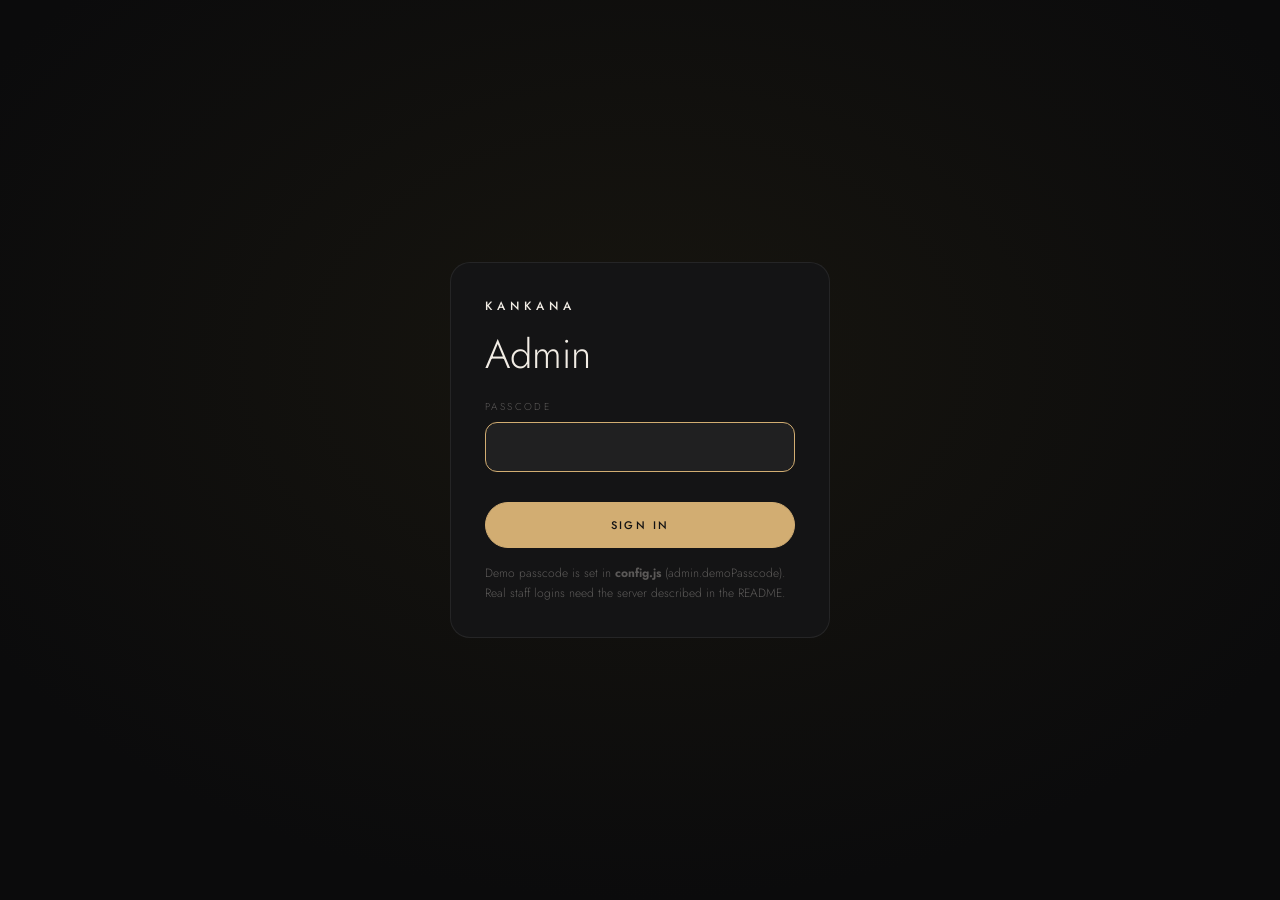
<file: admin.html>
<!doctype html>
<html lang="en">
<head>
<meta charset="utf-8">
<meta name="viewport" content="width=device-width, initial-scale=1">
<meta name="robots" content="noindex">
<title>Kankana Admin</title>
<link rel="preconnect" href="https://fonts.googleapis.com">
<link rel="preconnect" href="https://fonts.gstatic.com" crossorigin>
<link href="https://fonts.googleapis.com/css2?family=Jost:ital,wght@0,300;0,400;0,500;1,300&display=swap" rel="stylesheet">
<link rel="stylesheet" href="styles.css?v=2610182015">
<link rel="stylesheet" href="booking.css?v=2610182015">
<link rel="stylesheet" href="admin.css?v=2610182015">
</head>
<body class="admin">

<!-- login gate -->
<div class="ad-login" id="login">
  <form class="ad-login-card" id="loginForm">
    <p class="brand">KANKANA</p>
    <h1>Admin</h1>
    <label class="fld"><span>Passcode</span><input type="password" name="code" autocomplete="current-password" autofocus></label>
    <button class="btn-gold" type="submit">Sign in</button>
    <p class="ad-hint">Demo passcode is set in <b>config.js</b> (admin.demoPasscode). Real staff logins need the server described in the README.</p>
  </form>
</div>

<div class="ad-app" id="app" hidden>
  <aside class="ad-side">
    <a class="brand" href="index.html">KANKANA</a>
    <p class="ad-role">Admin</p>
    <nav class="ad-nav" id="nav">
      <button data-v="overview" class="is-on"><i>◎</i>Overview</button>
      <button data-v="bookings"><i>☰</i>Bookings</button>
      <button data-v="calendar"><i>▦</i>Calendar</button>
      <button data-v="quote"><i>✎</i>Quotation generator</button>
      <button data-v="customers"><i>☺</i>Customers</button>
      <button data-v="enquiries"><i>✉</i>Enquiries<span class="ad-badge" id="enqBadge"></span></button>
      <button data-v="catalog"><i>₹</i>Venues &amp; pricing</button>
      <button data-v="discounts"><i>%</i>Discounts</button>
      <button data-v="payments"><i>↧</i>Payments</button>
      <button data-v="outbox"><i>➚</i>Automated emails</button>
      <button data-v="blocks"><i>⊘</i>Blocked dates</button>
      <button data-v="settings"><i>⚙</i>Settings</button>
    </nav>
    <div class="ad-side-foot">
      <button class="ad-mini" id="seedBtn">Load sample data</button>
      <button class="ad-mini" id="resetBtn">Reset demo data</button>
      <a class="ad-mini" href="index.html" target="_blank" rel="noopener">View site ↗</a>
      <button class="ad-mini" id="logout">Sign out</button>
    </div>
  </aside>

  <main class="ad-main">
    <header class="ad-top">
      <div><p class="ad-date" id="today"></p><h1 class="ad-title" id="title">Overview</h1></div>
      <div class="ad-top-r">
        <label class="ad-search"><span class="sr">Search bookings</span><input id="search" type="search" placeholder="Search reference, name, email…"></label>
        <div class="ad-new">
          <button class="btn-gold btn-sm" id="newBtn" aria-haspopup="true" aria-expanded="false">New booking</button>
          <div class="ad-menu" id="newMenu" hidden>
            <button data-book="" data-kind="celebration">Celebration</button>
            <button data-book="villa">Stay</button>
            <button data-book="turf">Turf / court / café</button>
          </div>
        </div>
      </div>
    </header>
    <div class="ad-demo" id="demoNote"></div>
    <section id="view"></section>
  </main>
</div>

<!-- booking detail panel -->
<div class="ad-panel" id="panel" hidden>
  <div class="ad-panel-scrim"></div>
  <aside class="ad-panel-card" role="dialog" aria-modal="true" aria-label="Booking details"></aside>
</div>
<div class="ad-tip" id="tip" role="tooltip"></div>

<script src="config.js?v=2610182015"></script>
<script src="booking.js?v=2610182015"></script>
<script src="admin-more.js?v=2610182015"></script>
<script src="admin.js?v=2610182015"></script>
</body>
</html>
</file>
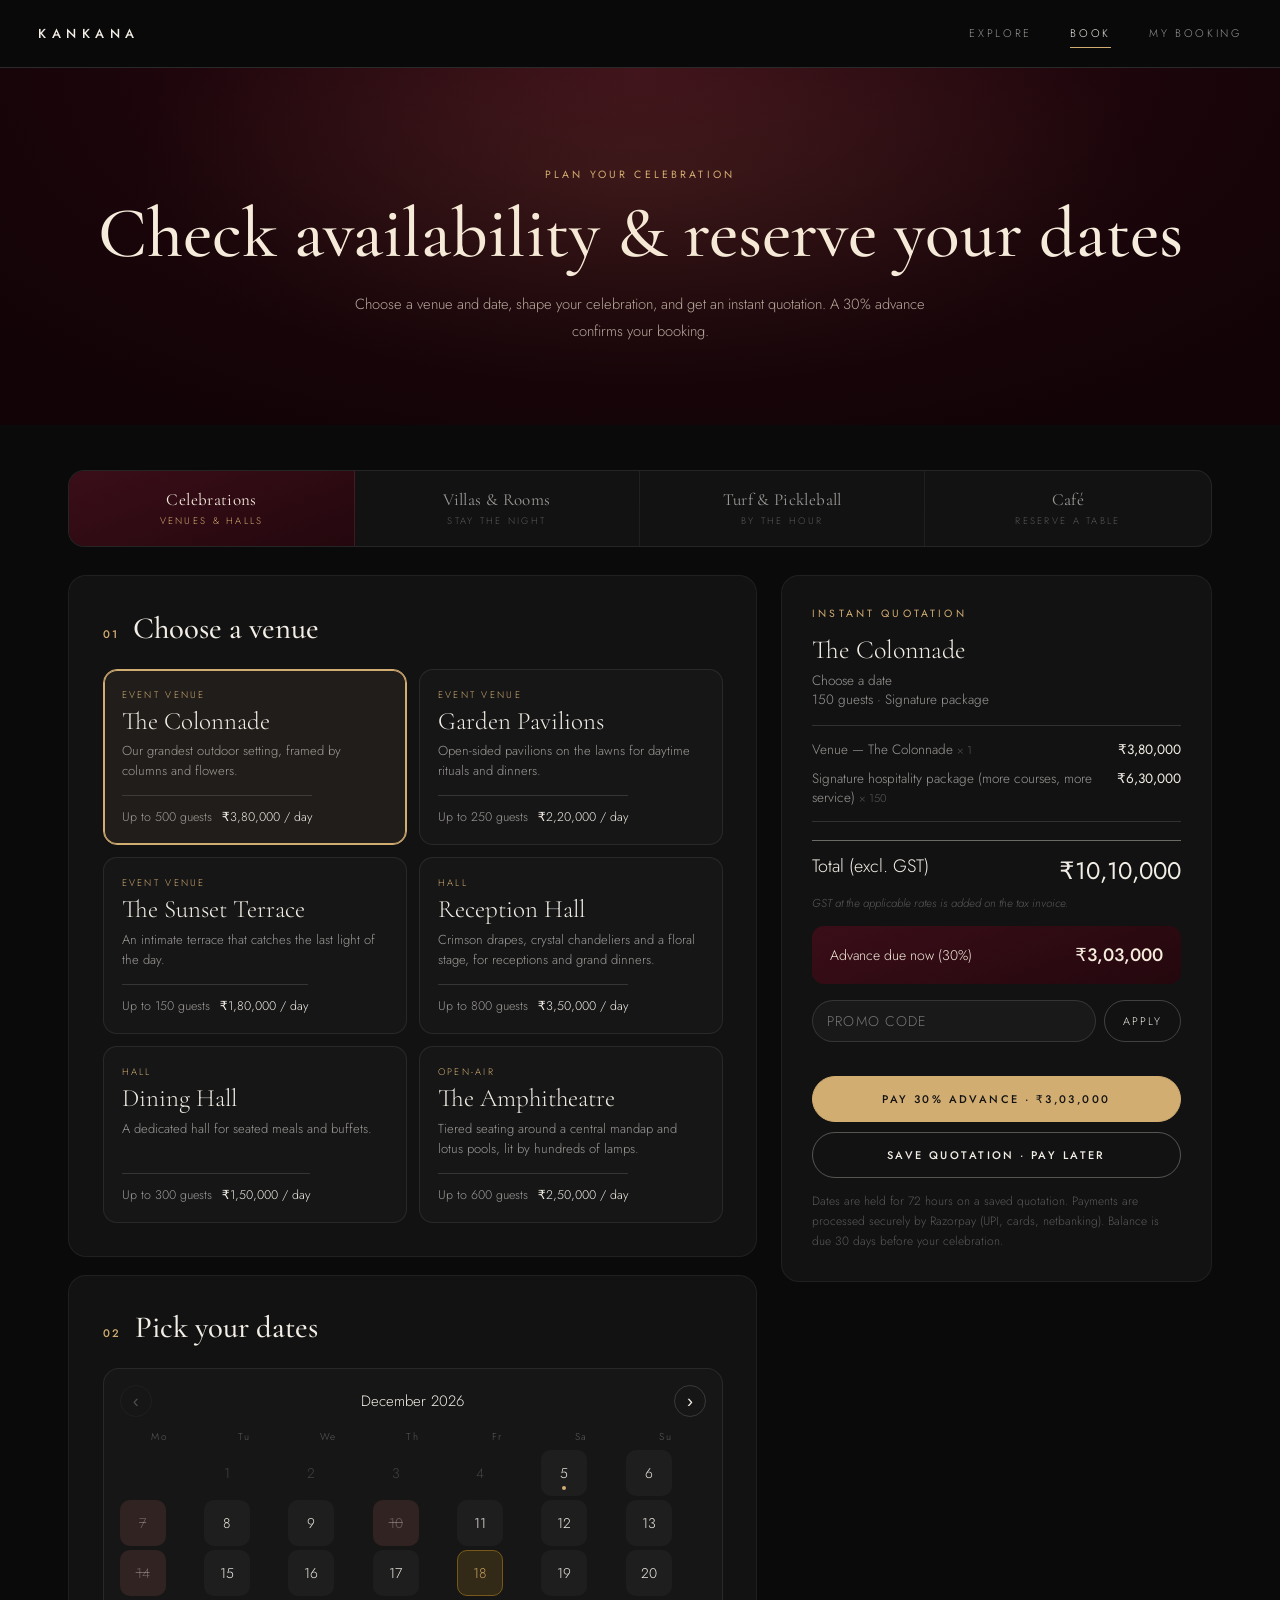
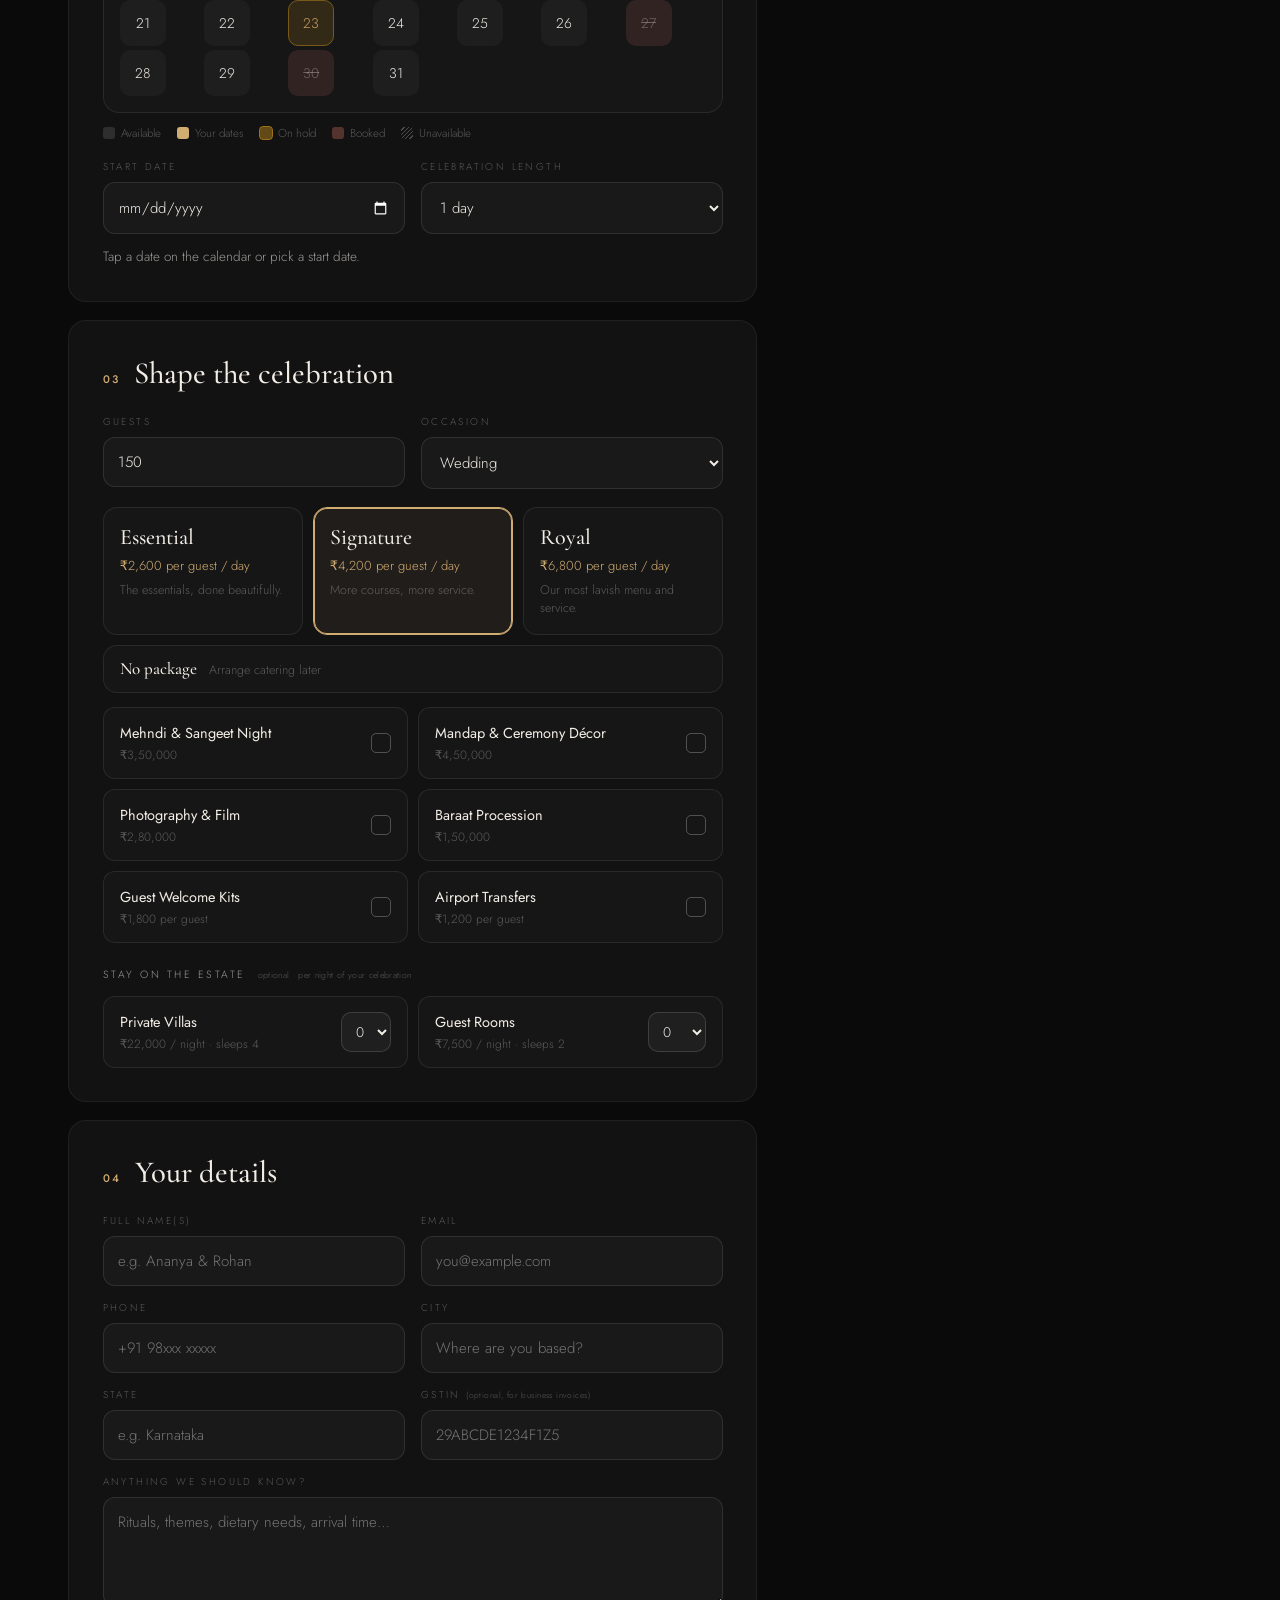
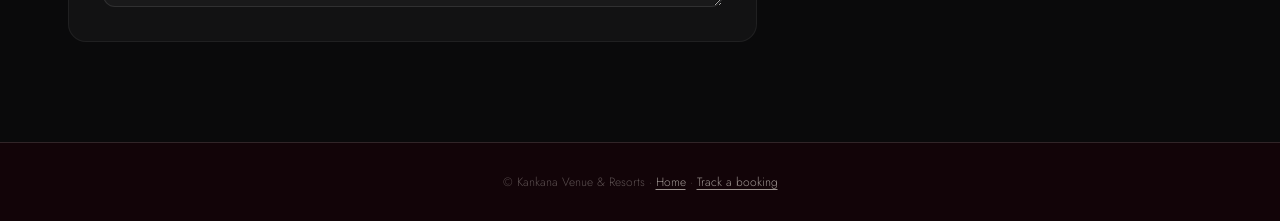
<file: book.html>
<!doctype html>
<html lang="en">
<head>
<meta charset="utf-8">
<meta name="viewport" content="width=device-width, initial-scale=1">
<title>Book — Kankana Venue &amp; Resorts</title>
<meta name="description" content="Check availability and reserve your dates at Kankana: celebrations, villas & rooms, turf & pickleball, and café tables.">
<link rel="preconnect" href="https://fonts.googleapis.com">
<link rel="preconnect" href="https://fonts.gstatic.com" crossorigin>
<link href="https://fonts.googleapis.com/css2?family=Cormorant+Garamond:wght@400;500;600&family=Jost:ital,wght@0,300;0,400;0,500;1,300&display=swap" rel="stylesheet">
<link rel="stylesheet" href="styles.css?v=2610182015">
<link rel="stylesheet" href="booking.css?v=2610182015">
<link rel="stylesheet" href="book.css?v=2610182015">
</head>
<body class="bookpage" data-no-drawer="1">
<header class="bp-hdr">
  <a href="index.html" class="brand">KANKANA</a>
  <nav><a href="index.html">Explore</a><a href="book.html" class="on" aria-current="page">Book</a><a href="mybooking.html">My booking</a></nav>
</header>

<section class="bp-hero">
  <p class="kick" id="heroKick">Plan your celebration</p>
  <h1 id="heroTitle">Check availability &amp; reserve your dates</h1>
  <p class="bp-hero-p" id="heroP"></p>
</section>

<main class="bp" id="bp">
  <div class="bp-tabs" role="tablist" aria-label="What would you like to book?">
    <button role="tab" data-tab="event"><b>Celebrations</b><small>Venues &amp; halls</small></button>
    <button role="tab" data-tab="stay"><b>Villas &amp; Rooms</b><small>Stay the night</small></button>
    <button role="tab" data-tab="sport"><b>Turf &amp; Pickleball</b><small>By the hour</small></button>
    <button role="tab" data-tab="cafe"><b>Café</b><small>Reserve a table</small></button>
  </div>
  <div class="bp-grid">
    <div class="bp-steps" id="steps"></div>
    <aside class="bp-quote" id="quote" aria-live="polite"></aside>
  </div>
</main>

<footer class="bp-foot">&copy; Kankana Venue &amp; Resorts &middot; <a href="index.html">Home</a> &middot; <a href="mybooking.html">Track a booking</a></footer>

<script src="config.js?v=2610182015"></script>
<script src="booking.js?v=2610182015"></script>
<script src="book.js?v=2610182015"></script>
</body>
</html>
</file>
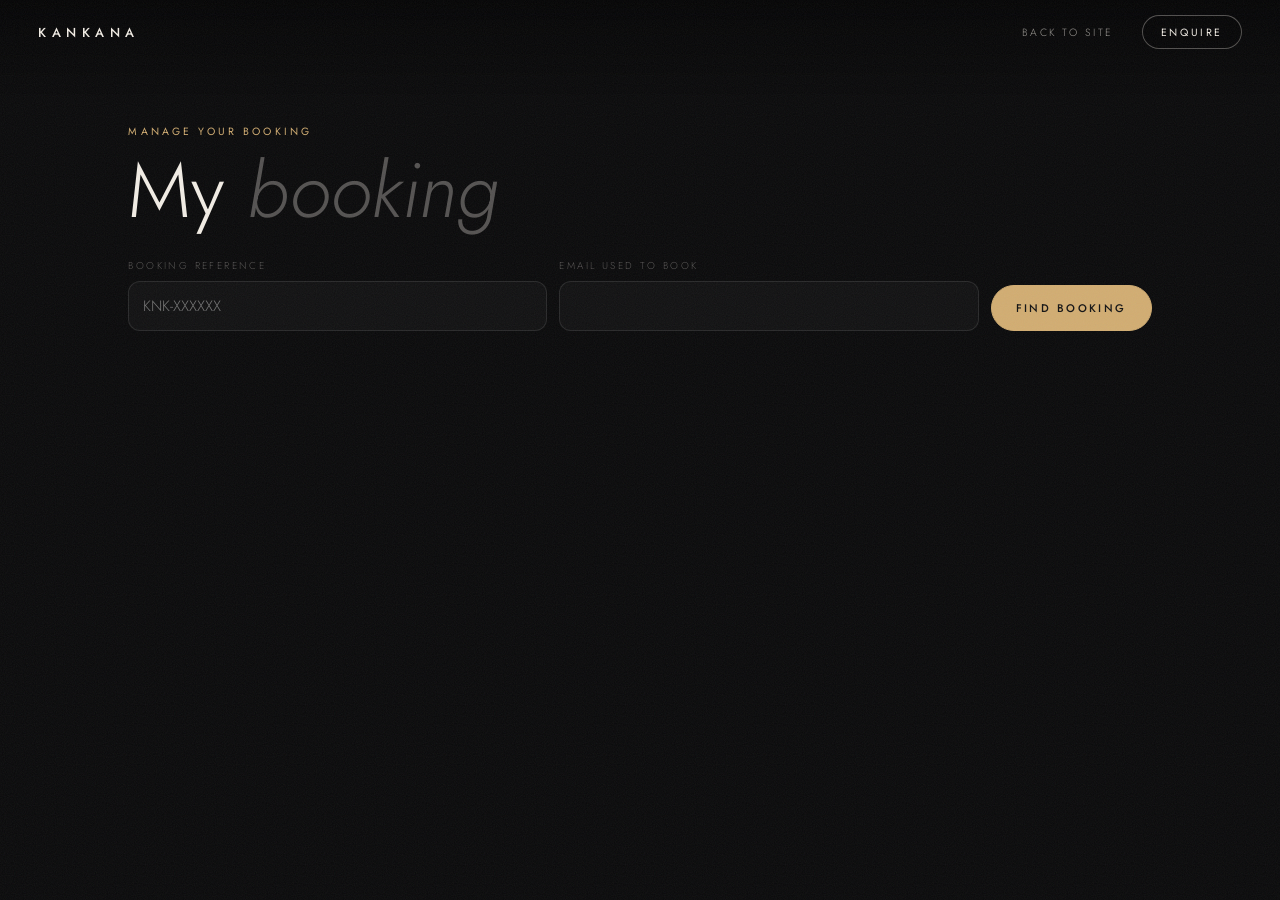
<file: mybooking.html>
<!doctype html>
<html lang="en">
<head>
<meta charset="utf-8">
<meta name="viewport" content="width=device-width, initial-scale=1">
<title>My Booking — Kankana</title>
<link rel="preconnect" href="https://fonts.googleapis.com">
<link rel="preconnect" href="https://fonts.gstatic.com" crossorigin>
<link href="https://fonts.googleapis.com/css2?family=Jost:ital,wght@0,300;0,400;0,500;1,300&display=swap" rel="stylesheet">
<link rel="stylesheet" href="styles.css?v=2610182015">
<link rel="stylesheet" href="booking.css?v=2610182015">
<style>.loader{display:none}.hdr{background:rgba(10,10,11,.85);backdrop-filter:blur(12px);-webkit-backdrop-filter:blur(12px)}</style>
</head>
<body data-no-drawer="1">
<div class="grain" aria-hidden="true"></div>
<header class="hdr">
  <a href="index.html" class="brand">KANKANA</a>
  <a href="index.html#estate" class="hdr-link">Back to site</a>
  <a href="index.html#enquire" class="pill">Enquire</a>
</header>

<main class="mb">
  <p class="kick">Manage your booking</p>
  <h1 class="sec-h">My <em>booking</em></h1>
  <form class="mb-find" id="find">
    <label class="fld"><span>Booking reference</span><input name="id" placeholder="KNK-XXXXXX" autocomplete="off" style="text-transform:uppercase"></label>
    <label class="fld"><span>Email used to book</span><input name="email" type="email" autocomplete="email"></label>
    <button class="btn-gold" type="submit">Find booking</button>
  </form>
  <div class="mb-recent" id="recent"></div>
  <div id="out"></div>
</main>

<script src="https://cdnjs.cloudflare.com/ajax/libs/gsap/3.12.5/gsap.min.js"></script>
<script src="config.js?v=2610182015"></script>
<script src="booking.js?v=2610182015"></script>
<script>
(() => {
  const C = window.KANKANA_CONFIG, K = window.KNK;
  const $ = s => document.querySelector(s);
  const form = $('#find'), out = $('#out');
  let timer;

  const recent = () => {
    const list = K.listBookings().slice().reverse().slice(0, 8);
    $('#recent').innerHTML = list.length ? '<span class="fld" style="margin:0 8px 0 0;align-self:center"><span>On this device</span></span>' + list.map(b => `<button type="button" data-id="${b.id}" data-email="${K.esc(b.customer.email)}">${b.id} · ${K.esc(K.describe(b).title)}</button>`).join('') : '';
    document.querySelectorAll('#recent button').forEach(x => x.onclick = () => { form.id.value = x.dataset.id; form.email.value = x.dataset.email; show(x.dataset.id, x.dataset.email); });
  };

  async function find(id, email) {
    if (C.api.getBooking) {
      try { const r = await fetch(`${C.api.getBooking}?id=${encodeURIComponent(id)}&email=${encodeURIComponent(email)}`); if (r.ok) return await r.json(); } catch {}
    }
    const b = K.getBooking(id);
    return b && b.customer.email.toLowerCase() === email.toLowerCase() ? b : null;
  }

  async function show(id, email) {
    clearInterval(timer);
    id = id.trim().toUpperCase(); email = email.trim();
    history.replaceState(null, '', `?id=${id}&email=${encodeURIComponent(email)}`);
    const b = await find(id, email);
    if (!b) { out.innerHTML = `<div class="mb-empty">We couldn't find a booking with that reference and email.${C.api.getBooking ? '' : '<br><small style="color:var(--ink-3)">Demo mode: bookings are saved in this browser only.</small>'}</div>`; return; }
    const si = K.statusInfo(b), d = K.describe(b), q = b.quote, bal = K.balance(b), inv = !!b.invoiceNo;
    const canPay = (b.status === 'held' || b.status === 'confirmed') && bal > 0;
    const payAmt = b.status === 'held' ? q.advance : bal;
    out.innerHTML = `
      <div class="mb-card">
        <div class="mb-box">
          <div class="mb-top"><div><h3>Booking reference</h3><p class="mb-id">${b.id}</p></div><span class="pill-st ${si.tone}">${si.label}</span></div>
          <p class="mb-note">${K.esc(si.note)} ${b.status === 'held' && b.holdUntil ? '<br>Time left: <span class="mb-count" id="count"></span>' : ''}</p>
          <div class="rv-head" style="margin-top:18px"><p class="rv-t">${K.esc(d.title)}</p><p>${K.esc(d.when)}</p><p>${K.esc(d.who)}</p></div>
          <div class="rv-lines">${q.lines.map(l => `<div class="rv-l"><div><p>${K.esc(l.label)}</p><small>${K.esc(l.detail)}${inv ? ` · GST ${l.gst}%` : ''}</small></div><b>${K.inr(l.amount)}</b></div>`).join('')}</div>
          <div class="rv-sum">
            ${q.discount ? `<div><span>Before discount</span><b>${K.inr(q.gross)}</b></div><div class="rv-disc"><span>${K.esc(q.discountLabel)}</span><b>− ${K.inr(q.discount)}</b></div>` : ''}
            ${inv ? `<div><span>Taxable value</span><b>${K.inr(q.subtotal)}</b></div>
            <div><span>GST</span><b>${K.inr(q.gst)}</b></div>
            <div class="rv-total"><span>Total</span><b>${K.inr(q.total)}</b></div>
            <div><span>Paid</span><b>${K.inr(K.paidSum(b))}</b></div>
            <div class="rv-adv"><span>Balance</span><b>${K.inr(bal)}</b></div>` : `<div class="rv-total"><span>Total (excl. GST)</span><b>${K.inr(q.subtotal)}</b></div>
            <p class="rv-gst">GST at the applicable rates is added on the tax invoice.</p>`}
          </div>
          ${canPay ? `<div class="mb-pay"><button class="btn-gold" id="payBtn">${b.status === 'held' ? `Pay ${q.advancePct}% advance · ${K.inr(payAmt)}` : `Pay balance · ${K.inr(payAmt)}`}</button>${b.status === 'held' ? `<button class="btn-line" id="payAll">Pay in full · ${K.inr(bal)}</button>` : ''}</div>` : ''}
        </div>
        <div style="display:flex;flex-direction:column;gap:14px">
          <div class="mb-box"><h3>Documents</h3><div class="mb-docs">
            <button class="doc-btn" data-doc="quotation">Quotation <span>${b.quotationNo}</span></button>
            ${b.invoiceNo ? `<button class="doc-btn" data-doc="invoice">Tax invoice <span>${b.invoiceNo}</span></button>` : ''}
            ${b.payments.map((p, i) => `<button class="doc-btn" data-doc="receipt" data-p="${i}">Receipt · ${K.inr(p.amount)} <span>${p.receiptNo}</span></button>`).join('')}
          </div></div>
          <div class="mb-box"><h3>Payments</h3>${b.payments.length ? `<table class="mb-payments">${b.payments.map(p => `<tr><td>${K.dt(p.at)}<br><small>${K.esc(p.method)}</small></td><td>${K.inr(p.amount)}</td></tr>`).join('')}</table>` : '<p class="mb-note" style="margin:0">No payments yet.</p>'}</div>
          <div class="mb-box"><h3>Booked by</h3><p class="mb-note" style="margin:0">${K.esc(b.customer.name)}<br>${K.esc(b.customer.email)}<br>${K.esc(b.customer.phone)}</p></div>
        </div>
      </div>`;
    document.querySelectorAll('[data-doc]').forEach(x => x.onclick = () => K.pdf(x.dataset.doc, b, b.payments[+x.dataset.p || b.payments.length - 1]));
    const pay = async amt => {
      try {
        const p = await K.checkout({ amount: amt, booking: b, title: `${d.title} · ${amt >= bal ? 'balance' : q.advancePct + '% advance'}` });
        K.recordPayment(b, amt, p);
        K.emailNote(b, 'Tax invoice and receipt');
        show(b.id, b.customer.email); recent();
      } catch (e) { if (e.message !== 'dismissed') K.toast(e.message); }
    };
    $('#payBtn') && ($('#payBtn').onclick = () => pay(payAmt));
    $('#payAll') && ($('#payAll').onclick = () => pay(bal));
    if ($('#count')) {
      const tick = () => { const ms = b.holdUntil - Date.now(); if (ms <= 0) { clearInterval(timer); return show(b.id, b.customer.email); } const h = Math.floor(ms / 3600e3), m = Math.floor(ms % 3600e3 / 6e4), s = Math.floor(ms % 6e4 / 1e3); $('#count').textContent = `${h}h ${String(m).padStart(2, '0')}m ${String(s).padStart(2, '0')}s`; };
      tick(); timer = setInterval(tick, 1000);
    }
    gsap.from('.mb-box', { y: 30, opacity: 0, stagger: 0.08, duration: 0.9, ease: 'expo.out' });
  }

  form.onsubmit = e => { e.preventDefault(); if (!form.id.value || !form.email.value) return K.toast('Enter your booking reference and email.'); show(form.id.value, form.email.value); };
  const p = new URLSearchParams(location.search);
  if (p.get('id') && p.get('email')) { form.id.value = p.get('id'); form.email.value = p.get('email'); show(p.get('id'), p.get('email')); }
  recent();
})();
</script>
</body>
</html>
</file>
<file: styles.css>
/* ============================================================
   KANKANA — cinematic scroll site
   ============================================================ */
:root{
  --bg:#0a0a0b;
  --ink:#f2ede5;
  --ink-2:rgba(242,237,229,.62);
  --ink-3:rgba(242,237,229,.32);
  --line:rgba(242,237,229,.14);
  --gold:#d2ad72;
  --gold-soft:rgba(210,173,114,.55);
  --card:#121213;
  --card-2:#18181a;
  --r:18px;
  --pad:clamp(16px,3vw,40px);
  --hdr:64px;
  --ease:cubic-bezier(.22,.8,.2,1);
}
*{box-sizing:border-box;margin:0;padding:0}
html{background:var(--bg);-webkit-text-size-adjust:100%}
html.lenis,html.lenis body{height:auto}
.lenis.lenis-smooth{scroll-behavior:auto!important}
body{
  background:var(--bg);color:var(--ink);
  font-family:"Jost",system-ui,sans-serif;font-weight:300;
  -webkit-font-smoothing:antialiased;overflow-x:hidden;
}
img{display:block;width:100%;height:100%;object-fit:cover;user-select:none;-webkit-user-drag:none}
a{color:inherit;text-decoration:none}
h1,h2,h3{font-weight:300}
.is-loading{overflow:hidden}

/* ---------- loader ---------- */
.loader{position:fixed;inset:0;z-index:200;background:#060607;display:grid;place-items:center;align-content:center;gap:22px;transition:opacity 1s var(--ease),visibility 1s}
.loader.done{opacity:0;visibility:hidden}
.loader-word{font-weight:300;letter-spacing:.55em;font-size:13px;padding-left:.55em;color:var(--ink-2)}
.loader-bar{width:min(220px,50vw);height:1px;background:var(--line);overflow:hidden}
.loader-bar span{display:block;height:100%;width:100%;background:var(--gold);transform:scaleX(0);transform-origin:left;transition:transform .4s var(--ease)}
.loader-count{font-size:11px;letter-spacing:.3em;color:var(--ink-3);font-variant-numeric:tabular-nums}

/* ---------- grain ---------- */
.grain{position:fixed;inset:-50%;z-index:150;pointer-events:none;opacity:.07;
  background-image:url("data:image/svg+xml;utf8,<svg xmlns='http://www.w3.org/2000/svg' width='160' height='160'><filter id='n'><feTurbulence type='fractalNoise' baseFrequency='.9' numOctaves='2' stitchTiles='stitch'/></filter><rect width='100%' height='100%' filter='url(%23n)'/></svg>");
  animation:grain 1.2s steps(6) infinite}
@keyframes grain{0%{transform:translate(0,0)}20%{transform:translate(-3%,2%)}40%{transform:translate(2%,-3%)}60%{transform:translate(-2%,-1%)}80%{transform:translate(3%,3%)}100%{transform:translate(0,0)}}

/* ---------- header ---------- */
.hdr{position:fixed;top:0;left:0;right:0;z-index:100;height:var(--hdr);display:flex;align-items:center;gap:28px;padding:0 var(--pad);
  mix-blend-mode:normal}
.hdr::before{content:"";position:absolute;inset:0 0 -30px;background:linear-gradient(rgba(0,0,0,.45),transparent);pointer-events:none;z-index:-1}
.brand{font-weight:500;font-size:13px;letter-spacing:.42em}
.hdr-sec{display:flex;align-items:center;gap:12px;font-size:10.5px;letter-spacing:.28em;text-transform:uppercase;color:var(--ink-2);overflow:hidden;height:16px}
.hdr-num{font-variant-numeric:tabular-nums;color:var(--ink)}
.hdr-dash{width:26px;height:1px;background:var(--ink-3)}
.hdr-name{display:inline-block}
.pill{margin-left:auto;display:inline-flex;align-items:center;gap:10px;height:34px;padding:0 18px;border:1px solid rgba(242,237,229,.32);border-radius:999px;
  font-size:10.5px;letter-spacing:.24em;text-transform:uppercase;font-weight:400;background:rgba(10,10,11,.25);backdrop-filter:blur(10px);-webkit-backdrop-filter:blur(10px);
  transition:background .4s,border-color .4s,color .4s}
.pill:hover{background:var(--ink);color:#0a0a0b;border-color:var(--ink)}
.pill-sm{height:30px;padding:0 14px;font-size:9.5px;margin-left:0}
.hdr-progress{position:absolute;left:var(--pad);right:var(--pad);bottom:0;height:1px;background:rgba(242,237,229,.08)}
.hdr-progress span{display:block;height:100%;background:var(--gold-soft);transform:scaleX(0);transform-origin:left}

/* ---------- shared ---------- */
section{position:relative}
.stage{position:relative;height:100vh;height:100svh;width:100%;overflow:hidden}
.layer{position:absolute;inset:0;will-change:transform,opacity}
.layer img{will-change:transform}
.vignette{position:absolute;inset:0;pointer-events:none;background:
  radial-gradient(120% 90% at 50% 45%,transparent 45%,rgba(0,0,0,.55) 100%),
  linear-gradient(to top,rgba(0,0,0,.55),transparent 38%)}
.split-chars .ch{display:inline-block;will-change:transform,opacity,filter}
.eyebrow,.cap-k,.kicker,.gc-label,.gc-room,.dc-label,.vp-label,.b-k,.elev,.climb-foot{font-size:10.5px;letter-spacing:.3em;text-transform:uppercase;font-weight:400}

/* ============ FILM ============ */
.film .layer:not(.l-hero){opacity:0}
.l-hero img{transform:scale(1.08)}
.mist{position:absolute;inset:0;width:100%;height:100%;pointer-events:none;opacity:0}
.fogwash{position:absolute;inset:0;background:radial-gradient(80% 70% at 50% 50%,#c9ccce,#9ea3a7);opacity:0;pointer-events:none}
.hero-copy{position:absolute;left:var(--pad);bottom:clamp(40px,9vh,96px);z-index:3}
.eyebrow{color:var(--ink-2);margin-bottom:14px;opacity:0}
.hero-title{font-weight:300;font-size:clamp(64px,13.5vw,220px);line-height:.82;letter-spacing:.02em;margin-left:-.04em;color:#f6efe2;text-shadow:0 2px 40px rgba(0,0,0,.25)}
.hero-sub{margin-top:18px;font-size:clamp(15px,1.35vw,20px);color:var(--ink);font-weight:300;letter-spacing:.01em;opacity:0}
.hero-drift{position:absolute;left:var(--pad);top:44%;z-index:3;display:flex;flex-direction:column;font-style:italic;font-weight:300;font-size:clamp(34px,5vw,78px);line-height:1.05;color:#f6efe2;pointer-events:none}
.hero-drift span{opacity:0;display:block;white-space:nowrap}
.fog-line{position:absolute;inset:0;display:grid;place-items:center;text-align:center;font-style:italic;font-weight:300;font-size:clamp(36px,6vw,96px);color:#fbf6ee;z-index:4;pointer-events:none;padding:0 var(--pad);text-shadow:0 0 30px rgba(120,110,95,.35)}
.fog-line .ch{opacity:0}
.cap{position:absolute;left:var(--pad);bottom:clamp(40px,10vh,110px);z-index:4;display:flex;flex-direction:column;gap:12px;max-width:min(680px,90vw);opacity:0}
.cap.right{left:auto;right:var(--pad);top:calc(var(--hdr) + 7vh);bottom:auto;text-align:right;align-items:flex-end}
.cap-k{color:var(--gold)}
.cap-t{font-size:clamp(26px,3.6vw,56px);line-height:1.08;font-weight:300;color:#f8f2e8}
.ghost-btn{position:absolute;left:50%;bottom:9vh;transform:translateX(-50%);z-index:5;border:1px solid rgba(210,173,114,.7);color:var(--gold);padding:11px 26px;font-size:10.5px;letter-spacing:.3em;text-transform:uppercase;opacity:0;pointer-events:none;transition:background .4s,color .4s}
.ghost-btn.live{pointer-events:auto}
.ghost-btn:hover{background:var(--gold);color:#0a0a0b}
.scroll-hint{position:absolute;right:var(--pad);bottom:clamp(40px,9vh,96px);z-index:3;display:flex;flex-direction:column;align-items:center;gap:12px;font-size:9.5px;letter-spacing:.32em;text-transform:uppercase;color:var(--ink-2);writing-mode:vertical-rl}
.scroll-hint i{width:1px;height:56px;background:var(--ink-3);position:relative;overflow:hidden}
.scroll-hint i::after{content:"";position:absolute;left:0;top:-40%;width:100%;height:40%;background:var(--ink);animation:drip 2s var(--ease) infinite}
@keyframes drip{to{top:100%}}

/* ============ INSIDE (3D cylinder) ============ */
.inside .stage{background:#050506}
.cyl-blur{position:absolute;inset:0}
.cyl-persp{position:absolute;inset:0;perspective:var(--persp,900px);perspective-origin:50% 50%}
.cyl{position:absolute;left:50%;top:50%;width:0;height:0;transform-style:preserve-3d;will-change:transform}
.tile{position:absolute;left:calc(var(--tw) / -2);top:calc(var(--th) / -2);width:var(--tw);height:var(--th);border-radius:14px;overflow:hidden;backface-visibility:hidden;background:#151515}
.tile img{opacity:.85}
.inside-shade{position:absolute;inset:0;pointer-events:none;background:radial-gradient(60% 60% at 50% 50%,rgba(5,5,6,0) 30%,rgba(5,5,6,.75) 100%)}
.inside-title{position:absolute;inset:0;display:grid;place-content:center;justify-items:center;gap:16px;text-align:center;z-index:3;pointer-events:none;font-size:clamp(40px,6.4vw,104px);line-height:1;color:#fbf6ee;text-shadow:0 4px 40px rgba(0,0,0,.6)}
.inside-title .kicker{color:var(--ink-2);font-size:10.5px}
.glass-card{position:absolute;left:50%;top:50%;z-index:4;width:min(480px,calc(100vw - 32px));transform:translate(-50%,-50%);padding:26px 28px 28px;border-radius:16px;
  background:rgba(14,14,15,.55);border:1px solid rgba(255,255,255,.08);backdrop-filter:blur(22px) saturate(1.2);-webkit-backdrop-filter:blur(22px) saturate(1.2);box-shadow:0 30px 80px rgba(0,0,0,.5);opacity:0}
.gc-top{display:flex;justify-content:space-between;align-items:center;color:var(--ink-2)}
.gc-count{font-size:11px;letter-spacing:.15em;font-variant-numeric:tabular-nums}
.gc-count b{font-weight:400;color:var(--ink)}
.gc-rule{height:1px;background:var(--line);margin:16px 0 20px;overflow:hidden}
.gc-rule span{display:block;height:100%;background:var(--gold);transform:scaleX(.25);transform-origin:left}
.gc-body{position:relative;min-height:210px}
.gc-item{position:absolute;inset:0;opacity:0;pointer-events:none}
.gc-item.is-active{position:relative;opacity:1}
.gc-room{color:var(--gold);margin-bottom:12px}
.gc-item h3{font-size:clamp(24px,2.4vw,32px);line-height:1.12;margin-bottom:14px}
.gc-item p:last-child{font-size:14px;line-height:1.65;color:var(--ink-2)}

/* ============ REST ============ */
.rest .stage{background:#050506}
.scatter{position:absolute;inset:0}
.sc{position:absolute;width:var(--w);aspect-ratio:4/3;border-radius:10px;overflow:hidden;transform:translate(-50%,-50%);will-change:transform,opacity}
.sc img{transition:none}
.sc::after{content:"";position:absolute;inset:0;background:#ffe1a8;opacity:var(--glow,0);border-radius:inherit}
.rest-word{position:absolute;inset:0;display:grid;place-content:center;justify-items:center;text-align:center;gap:14px;font-style:italic;font-size:clamp(48px,7vw,110px);color:#fbf6ee;z-index:3;pointer-events:none}
.rest-word .ch{opacity:0}
.rest-word small{font-style:normal;font-size:10.5px;letter-spacing:.28em;text-transform:uppercase;color:var(--ink-3);opacity:0;padding:0 var(--pad)}
.beamline{position:absolute;left:0;right:0;top:50%;height:1px;margin-top:-.5px;background:linear-gradient(90deg,transparent,#ffd9a0 15%,#fff3dc 50%,#ffd9a0 85%,transparent);box-shadow:0 0 18px 2px rgba(255,200,120,.55);transform:scaleX(0);opacity:0;z-index:2}
.pano{position:absolute;inset:0;clip-path:inset(50% 0 50% 0);z-index:2;overflow:hidden}
.pano img{position:absolute;inset:0}
.pano .pano-b{opacity:0}
.beamring{position:absolute;left:50%;top:50%;width:22px;height:22px;margin:-11px 0 0 -11px;border-radius:50%;border:1px solid rgba(255,225,180,.7);opacity:0;transform:scale(0);z-index:3}
.pano img{transform:scale(1.25)}
.pano-cap{position:absolute;left:var(--pad);bottom:clamp(40px,10vh,110px);z-index:4;display:flex;flex-direction:column;gap:12px;opacity:0}

/* ============ DAY ============ */
.day .stage{background:var(--bg)}
.day-grid{position:absolute;left:var(--pad);right:var(--pad);top:calc(var(--hdr) + 18px);bottom:28px;display:grid;grid-template-columns:minmax(0,.9fr) minmax(0,1.1fr);gap:14px}
.day-main{position:relative;border-radius:var(--r);overflow:hidden;background:#111}
.dm-img,.ds-img,.orb-img,.v-img{position:absolute;inset:0;clip-path:inset(100% 0 0 0)}
.dm-img.is-on,.ds-img.is-on,.orb-img.is-on,.v-img:first-child{clip-path:inset(0 0 0 0)}
.day-tab{position:absolute;left:0;top:0;z-index:3;display:flex;align-items:center;gap:22px;padding:12px 18px 14px 20px;background:var(--bg);border-bottom-right-radius:16px;font-size:clamp(18px,1.7vw,26px)}
.day-tab::before,.day-tab::after{content:"";position:absolute;width:16px;height:16px;background:radial-gradient(circle at 100% 100%,transparent 15.5px,var(--bg) 16px)}
.day-tab::before{left:0;bottom:-16px}
.day-tab::after{right:-16px;top:0}
.tab-roll{display:block;height:1.2em;overflow:hidden;line-height:1.2}
.tab-roll b{display:block;font-weight:300;transition:transform .8s var(--ease)}
.day-tab i{font-style:normal;color:var(--gold);font-size:.8em}
.day-side{display:grid;grid-template-rows:minmax(0,.9fr) minmax(0,1.1fr);gap:14px;min-height:0}
.day-row{display:grid;grid-template-columns:1.25fr 1fr;gap:14px;min-height:0}
.ds{position:relative;border-radius:var(--r);overflow:hidden;background:#111}
.day-card{position:relative;border-radius:var(--r);background:var(--card);border:1px solid rgba(255,255,255,.05);padding:clamp(20px,2.4vw,34px);display:flex;flex-direction:column;justify-content:space-between;min-height:0;overflow:hidden}
.dc-top{display:flex;justify-content:space-between;color:var(--ink-2)}
.dc-label em{font-style:normal}
.dc-label #dayNum{color:var(--gold)}
.dc-time{font-size:11px;letter-spacing:.18em;font-variant-numeric:tabular-nums}
.dc-heads{position:relative;flex:1;margin:16px 0}
.dc-heads h3{position:absolute;left:0;top:0;font-size:clamp(24px,2.6vw,42px);line-height:1.1;opacity:0}
.dc-heads h3.is-on{opacity:1}
.dc-foot{display:flex;align-items:center;gap:20px}
.dc-orb{position:relative;width:64px;height:64px;flex:none}
.dc-orb svg{position:absolute;inset:-6px;width:76px;height:76px;transform:rotate(-90deg);z-index:2}
.dc-orb .track{fill:none;stroke:var(--line);stroke-width:1}
.dc-orb .ring{fill:none;stroke:var(--gold);stroke-width:1.2;stroke-dasharray:169.6;stroke-dashoffset:169.6}
.orb-img{border-radius:50%;overflow:hidden}
.dc-notes{position:relative;flex:1;min-height:3.4em}
.dc-notes p{position:absolute;inset:0;font-size:13.5px;line-height:1.6;color:var(--ink-2);opacity:0}
.dc-notes p.is-on{opacity:1}

/* ============ ROOMS ============ */
.rooms .stage{background:var(--bg)}
.rooms-intro{position:absolute;inset:calc(var(--hdr) + 4vh) 0 6vh var(--pad);display:flex;flex-direction:column;justify-content:space-between}
.rooms-head{font-size:clamp(44px,6.4vw,104px);line-height:.98}
.rooms-head .ln{display:block;overflow:hidden}
.rooms-head .ln>span{display:inline-block}
.muted{color:var(--ink-3);font-style:italic}
.rooms-row{display:flex;gap:14px;will-change:transform}
.rooms-row figure{flex:none;width:clamp(150px,16vw,260px);aspect-ratio:3/4;border-radius:14px;overflow:hidden;position:relative}
.rooms-row figcaption{position:absolute;left:14px;bottom:12px;font-size:12px;letter-spacing:.06em;text-shadow:0 1px 10px rgba(0,0,0,.6)}
.viewer{position:absolute;left:var(--pad);right:var(--pad);top:calc(var(--hdr) + 18px);bottom:28px;display:grid;grid-template-columns:minmax(0,1fr) clamp(240px,22vw,320px);gap:14px;opacity:0;visibility:hidden}
.v-media{position:relative;border-radius:var(--r);overflow:hidden;background:#111}
.v-img img{transform:scale(1.15)}
.v-card{position:absolute;left:clamp(16px,3vw,40px);bottom:clamp(16px,3vw,40px);width:min(380px,calc(100% - 32px));min-height:200px;padding:56px 24px 24px;border-radius:14px;background:rgba(12,12,13,.72);backdrop-filter:blur(16px);-webkit-backdrop-filter:blur(16px);border:1px solid rgba(255,255,255,.07);display:flex;flex-direction:column;justify-content:flex-end;z-index:100}
.v-num{position:absolute;top:22px;left:24px;font-size:11px;letter-spacing:.2em;color:var(--gold);font-variant-numeric:tabular-nums}
.v-go{position:absolute;top:18px;right:18px;width:30px;height:30px;border-radius:50%;border:1px solid var(--ink-3)}
.v-go::after{content:"";position:absolute;inset:11px;border-radius:50%;background:var(--ink)}
.v-titles,.v-descs{position:relative}
.v-titles{height:1.25em;font-size:clamp(24px,2.3vw,34px);margin-bottom:12px}
.v-titles h3{position:absolute;left:0;top:0;font-size:inherit;line-height:1.2;opacity:0;white-space:nowrap}
.v-descs{min-height:4.9em}
.v-descs p{position:absolute;left:0;top:0;font-size:13.5px;line-height:1.6;color:var(--ink-2);opacity:0}
.v-titles .is-on,.v-descs .is-on{opacity:1}
.v-panel{border-radius:var(--r);background:var(--card);border:1px solid rgba(255,255,255,.05);padding:24px;display:flex;flex-direction:column;gap:22px}
.vp-label{display:flex;justify-content:space-between;color:var(--ink-2)}
.vp-list{list-style:none;display:flex;flex-direction:column;gap:2px;flex:1}
.vp-list li{display:flex;align-items:center;gap:12px;padding:10px 0;font-size:15px;color:var(--ink-3);border-bottom:1px solid rgba(255,255,255,.04);transition:color .5s,padding .5s var(--ease)}
.vp-list li i{width:6px;height:6px;border-radius:50%;border:1px solid var(--ink-3);transition:background .5s,border-color .5s}
.vp-list li.is-on{color:var(--ink);padding-left:6px}
.vp-list li.is-on i{background:var(--gold);border-color:var(--gold)}
.vp-spec{display:grid;grid-template-columns:1fr 1fr;gap:14px;border-top:1px solid var(--line);padding-top:16px}
.vp-spec dt{font-size:9.5px;letter-spacing:.28em;text-transform:uppercase;color:var(--ink-3);margin-bottom:6px}
.vp-spec dd{font-size:14px}

/* ============ MOMENTS (slats) ============ */
.moments .stage{background:#060607}
.slats{position:absolute;inset:0}
.slat-set{position:absolute;inset:0}
.slat{position:absolute;left:0;width:100%;overflow:hidden;will-change:transform}
.slat-in{position:absolute;left:0;width:100%;background-size:cover;background-position:center}
.slat-shade{position:absolute;inset:0;pointer-events:none;background:linear-gradient(to top,rgba(0,0,0,.7),transparent 45%),linear-gradient(to left,rgba(0,0,0,.6),transparent 40%)}
.m-words{position:absolute;left:var(--pad);bottom:calc(clamp(40px,9vh,96px) + 40px);height:1.1em;font-size:clamp(64px,10vw,170px);z-index:3}
.m-words h2{position:absolute;left:0;bottom:0;font-size:inherit;line-height:1;white-space:nowrap;opacity:0;margin-left:-.04em}
.m-words h2.is-on{opacity:1}
.m-sub{position:absolute;left:var(--pad);bottom:clamp(40px,9vh,96px);z-index:3;font-size:14px;color:var(--ink-2);max-width:420px}
.m-panel{position:absolute;right:var(--pad);top:50%;transform:translateY(-50%);z-index:3;width:clamp(220px,20vw,280px);padding:22px;border-radius:14px;background:rgba(12,12,13,.6);backdrop-filter:blur(14px);-webkit-backdrop-filter:blur(14px);border:1px solid rgba(255,255,255,.07)}
.mp-lead{font-size:17px;line-height:1.35;margin-bottom:18px}
.m-panel ol{list-style:none;display:flex;flex-direction:column;gap:10px}
.m-panel li{display:flex;gap:14px;font-size:13px;color:var(--ink-3);transition:color .5s}
.m-panel li span{font-size:10px;letter-spacing:.2em;padding-top:2px}
.m-panel li.is-on{color:var(--ink)}
.m-panel li.is-on span{color:var(--gold)}

/* ============ CLIMB ============ */
.climb .stage{background:#050506}
.drop-line{position:absolute;left:50%;top:0;width:1px;height:50%;background:linear-gradient(to bottom,transparent,rgba(255,220,170,.5));transform:scaleY(0);transform-origin:top}
.drop-dot{position:absolute;left:50%;top:0;width:0;height:0;z-index:3}
.drop-dot i{position:absolute;left:-4px;top:-4px;width:8px;height:8px;border-radius:50%;background:#ffe7c0;box-shadow:0 0 12px 4px rgba(255,200,120,.7),0 0 50px 14px rgba(255,170,80,.25)}
.drop-dot::after{content:"";position:absolute;left:-18px;top:-18px;width:36px;height:36px;border-radius:50%;border:1px solid rgba(255,220,170,.35);transform:scale(var(--ring,0));opacity:var(--ringo,0)}
.elev{position:absolute;left:50%;top:calc(50% + 26px);transform:translateX(-50%);color:var(--gold);opacity:0;white-space:nowrap;z-index:3}
.elev b{font-weight:400;font-variant-numeric:tabular-nums}
.beam{position:absolute;inset:0;clip-path:polygon(0% 100%,100% 100%,100% 105%,0% 105%)}
.beam img{transform:scale(1.2);filter:brightness(.85)}
.beam::after{content:"";position:absolute;inset:0;background:linear-gradient(to bottom,rgba(5,5,6,.55),rgba(5,5,6,.1) 45%,rgba(5,5,6,.6))}
.climb-text{position:absolute;inset:0;display:grid;place-content:center;text-align:center;z-index:4;font-style:italic;font-size:clamp(36px,5.2vw,84px);line-height:1.1;color:#fbf6ee;pointer-events:none;padding:0 var(--pad)}
.climb-text .w{display:inline-block;opacity:0}
.climb-foot{position:absolute;left:50%;bottom:9vh;transform:translateX(-50%);color:var(--ink-2);opacity:0;z-index:4;white-space:nowrap}

/* ============ BUILT ============ */
.built .stage{background:#070708}
.panels{position:absolute;inset:0;display:grid;grid-template-columns:repeat(3,1fr);gap:0}
.panel{position:relative;overflow:hidden;border-right:1px solid transparent}
.pi{position:absolute;top:0;height:100%;width:300%;background:url(assets/img/amphi-aerial.jpg) center/cover no-repeat;filter:brightness(.85);will-change:transform}
.pi::after{content:"";position:absolute;inset:0;background:linear-gradient(to bottom,rgba(5,5,6,.55),rgba(5,5,6,.1) 45%,rgba(5,5,6,.6))}
.pj{position:absolute;inset:0;overflow:hidden;visibility:hidden}
.pj::after{content:"";position:absolute;inset:0;background:rgba(5,5,6,.28)}
.panel:nth-child(1) .pi{left:0}
.panel:nth-child(2) .pi{left:-100%}
.panel:nth-child(3) .pi{left:-200%}
.built-title{position:absolute;inset:0;display:grid;place-items:center;text-align:center;font-style:italic;font-size:clamp(38px,5.6vw,92px);z-index:3;color:#fbf6ee;text-shadow:0 4px 40px rgba(0,0,0,.6);pointer-events:none;padding:0 var(--pad)}
.built-title .ch{opacity:0}
.blueprint{position:absolute;left:var(--pad);right:var(--pad);top:calc(var(--hdr) + 18px);bottom:28px;pointer-events:none;z-index:2}
.bl{position:absolute;background:rgba(210,173,114,.45)}
.bl.v{top:0;bottom:0;width:1px;transform:scaleY(0)}
.bl.h{left:0;right:0;height:1px;transform:scaleX(0)}
.bl.v1{left:0}.bl.v2{left:40%}.bl.v3{left:60%}.bl.v4{left:80%}.bl.v5{right:0}
.bl.h1{top:0}.bl.h2{top:50%}.bl.h3{bottom:0}
.bp-title{position:absolute;inset:0;display:grid;place-items:center;text-align:center;font-size:clamp(30px,3.6vw,58px);z-index:3;pointer-events:none;padding:0 var(--pad)}
.bp-title .ch{opacity:0}
.bento-wrap{position:absolute;left:var(--pad);right:0;top:calc(var(--hdr) + 18px);bottom:28px;overflow:visible}
.bento-track{display:flex;gap:14px;height:100%;will-change:transform}
.bento{flex:none;width:calc(100vw - var(--pad) * 2);height:100%;display:grid;grid-template-columns:2fr 1fr 1fr 1fr;grid-template-rows:1fr 1fr;gap:14px}
.b{position:relative;border-radius:var(--r);overflow:hidden;background:var(--card);opacity:0}
.b-big{grid-row:1/3}
.b-big::after{content:"";position:absolute;inset:0;background:linear-gradient(to top,rgba(0,0,0,.7),transparent 50%)}
.b-cap{position:absolute;left:24px;bottom:22px;right:24px;z-index:2}
.b-cap h3{font-size:clamp(32px,3.6vw,58px);line-height:1}
.b-cap p{margin-top:10px;font-size:14px;color:var(--ink-2)}
.b-stat{display:flex;flex-direction:column;justify-content:space-between;padding:22px;border:1px solid rgba(255,255,255,.05)}
.b-k{color:var(--ink-2)}
.b-stat strong{font-weight:300;font-size:clamp(44px,5vw,84px);line-height:1}
.b-stat strong small{font-size:.32em;margin-left:6px;color:var(--ink-2);letter-spacing:.1em}
.b-stat strong.word{font-size:clamp(24px,2.5vw,42px)}
.bento .b:nth-child(2){grid-column:2;grid-row:1}
.bento .b:nth-child(3){grid-column:3/5;grid-row:1}
.bento .b:nth-child(4){grid-column:2/4;grid-row:2}
.bento .b:nth-child(5){grid-column:4;grid-row:2}

/* ============ FINALE ============ */
.finale .stage{background:#050506}
.finale .layer{opacity:0}
.finale .f-a{opacity:1}
.f-a img{transform:scale(1.35)}
.f-line{position:absolute;left:var(--pad);z-index:4;font-size:clamp(34px,5vw,84px);line-height:1;color:#fbf6ee;white-space:nowrap;opacity:0;text-shadow:0 4px 40px rgba(0,0,0,.5)}
.f-l1{bottom:calc(clamp(40px,10vh,110px) + 1.1em)}
.f-l2{bottom:clamp(40px,10vh,110px);color:var(--ink-2);font-style:italic}
.f-meta{position:absolute;left:var(--pad);right:var(--pad);top:calc(var(--hdr) + 26px);display:flex;justify-content:space-between;gap:20px;z-index:4;font-size:12px;line-height:1.7;color:var(--ink-2);opacity:0}
.f-meta-r{text-align:right}
.wordmark{position:absolute;left:0;right:0;bottom:-.08em;z-index:3;display:flex;justify-content:center;font-weight:500;font-size:20.5vw;line-height:.86;letter-spacing:-.01em;color:#f3eee6;pointer-events:none;overflow:hidden;padding-top:.04em;mix-blend-mode:normal}
.wordmark span{display:inline-block;will-change:transform}
.f-cta{position:absolute;left:50%;top:calc(var(--hdr) + 26px);z-index:5;opacity:0;display:flex;gap:10px}
.f-cta .pill{margin:0;height:42px;padding:0 22px}
.pill-solid{background:var(--ink);color:#0a0a0b;border-color:var(--ink)}
.pill-solid:hover{background:var(--gold);border-color:var(--gold)}

.foot{display:flex;justify-content:space-between;gap:16px;flex-wrap:wrap;padding:26px var(--pad);font-size:11px;letter-spacing:.18em;text-transform:uppercase;color:var(--ink-3);border-top:1px solid var(--line)}
.foot a:hover{color:var(--ink)}

/* ============ RESPONSIVE ============ */
@media (max-width:900px){
  :root{--hdr:56px}
  .hdr{gap:14px}
  .hdr-sec{display:none}
  .scroll-hint{display:none}
  .cap.right{top:auto;bottom:clamp(40px,12vh,110px);left:var(--pad);right:var(--pad);text-align:left;align-items:flex-start}
  .ghost-btn{bottom:4vh}
  .day-grid{grid-template-columns:1fr;grid-template-rows:minmax(0,.85fr) minmax(0,1.15fr)}
  .day-side{grid-template-rows:minmax(0,.55fr) minmax(0,1.45fr)}
  .dc-heads h3{font-size:clamp(22px,6vw,32px)}
  .viewer{grid-template-columns:1fr;grid-template-rows:minmax(0,1fr) auto}
  .v-panel{padding:16px 18px;gap:12px}
  .vp-list{flex-direction:row;flex-wrap:wrap;gap:4px 14px}
  .vp-list li{padding:2px 0;font-size:12px;border:0}
  .vp-list li:not(.is-on){display:none}
  .vp-label,.vp-panel .pill{display:none}
  .v-panel .pill{display:none}
  .v-card{min-height:0;padding:48px 18px 18px}
  .m-panel{top:calc(var(--hdr) + 16px);transform:none;width:auto;left:var(--pad);right:var(--pad);padding:16px}
  .m-panel ol{flex-direction:row;flex-wrap:wrap;gap:6px 16px}
  .mp-lead{font-size:15px;margin-bottom:10px}
  .bento{grid-template-columns:1fr 1fr;grid-template-rows:1.3fr .7fr .7fr}
  .bento .b-big{grid-column:1/3;grid-row:1}
  .bento .b:nth-child(2){grid-column:1;grid-row:2}
  .bento .b:nth-child(3){grid-column:2;grid-row:2}
  .bento .b:nth-child(4){grid-column:1;grid-row:3}
  .bento .b:nth-child(5){grid-column:2;grid-row:3}
  .b-stat{padding:16px}
  .bento-wrap{right:var(--pad)}
  .bento{width:calc(100vw - var(--pad) * 2)}
  .bl.v2{left:50%}.bl.v3,.bl.v4{display:none}
  .bl.h2{top:52%}
  .f-meta-r{display:none}
  .f-cta{top:auto;bottom:calc(20.5vw + 34px);width:max-content}
  .f-cta .pill{height:38px;padding:0 16px}
  .f-l1{bottom:calc(20.5vw + 120px)}
  .f-l2{bottom:calc(20.5vw + 84px)}
  .f-line{font-size:clamp(28px,8vw,48px)}
}
@media (prefers-reduced-motion:reduce){
  .grain{animation:none}
}

/* ============ INTRO (velvet roses + shining monogram) ============ */
.intro{background:#1c060b;overflow:hidden;gap:0;transition:opacity 1.1s var(--ease),visibility 1.1s,filter 1.1s}
.intro.done{filter:blur(6px)}
.intro-roses{position:absolute;inset:0;width:100%;height:100%;opacity:0;transition:opacity 1.6s ease}
.intro.ready .intro-roses{opacity:1}
.intro-sheen{position:absolute;inset:-20%;background:radial-gradient(40% 35% at var(--sx,30%) var(--sy,30%),rgba(255,170,170,.07),transparent 70%);pointer-events:none;animation:velvet 9s ease-in-out infinite alternate}
@keyframes velvet{0%{--sx:25%;--sy:30%;transform:translate(-4%,-3%)}100%{transform:translate(5%,4%)}}
.intro-glow{position:absolute;left:50%;top:47%;width:min(70vmin,620px);aspect-ratio:1;transform:translate(-50%,-50%) scale(.6);border-radius:50%;background:radial-gradient(closest-side,rgba(232,180,100,.22),rgba(180,90,60,.08) 55%,transparent);opacity:0;filter:blur(8px);pointer-events:none}
.intro-mark{position:relative;z-index:2;width:min(62vmin,440px);min-width:220px;opacity:0;transition:transform 1.1s var(--ease)}
.intro.done .intro-mark{opacity:0!important;transition:transform 1.1s var(--ease),opacity .9s}
.intro.done .intro-mark{transform:scale(1.08);filter:blur(4px)}
.mark-svg{display:block;width:100%;height:auto;overflow:visible}
.mark-svg .k-sheen{mix-blend-mode:screen}
.mark-png{position:relative}
.mark-png img{width:100%;height:auto;filter:drop-shadow(0 4px 14px rgba(0,0,0,.6))}
.mark-png-shine{position:absolute;inset:0;background:linear-gradient(105deg,transparent 35%,rgba(255,248,225,.85) 50%,transparent 65%) no-repeat;background-size:250% 100%;background-position:150% 0;-webkit-mask-size:100% 100%;mask-size:100% 100%;mix-blend-mode:screen;pointer-events:none}
.intro-foot{position:absolute;left:0;right:0;bottom:clamp(36px,8vh,80px);text-align:center;font-size:10.5px;letter-spacing:.42em;text-transform:uppercase;color:rgba(232,200,160,.55);opacity:0}
.intro .loader-bar{position:absolute;left:50%;bottom:clamp(24px,5vh,52px);transform:translateX(-50%);width:min(160px,40vw);background:rgba(232,200,160,.12)}
.intro .loader-bar span{background:rgba(232,190,120,.7)}
@media (prefers-reduced-motion:reduce){.intro-sheen{animation:none}}
.cap-t,.cap-k{text-shadow:0 2px 18px rgba(0,0,0,.65),0 1px 3px rgba(0,0,0,.5)}
.l-living::after{content:"";position:absolute;inset:0;background:linear-gradient(to top,rgba(0,0,0,.55),transparent 45%);pointer-events:none}

/* ============ continuous hand-offs between pinned sections ============ */
.rest,.day,.rooms,.moments,.climb,.built{position:relative}
.rest{z-index:1}.day{z-index:2}.rooms{z-index:3}.moments{z-index:4}.climb{z-index:5}.built{z-index:6}
.chain{margin-top:-100vh;margin-top:-100svh}
.chain:not(.live) .stage{visibility:hidden}
.rooms-intro{right:var(--pad)}
@media (min-width:901px){.rooms-row figure{width:calc((100vw - var(--pad)*2 - 84px)/7)}}
.r-zoom{position:absolute;left:0;top:0;width:10px;height:10px;overflow:hidden;z-index:6;visibility:hidden;border-radius:14px}
.r-zoom img{transform:scale(1.08)}
.slat-base{position:absolute;inset:0;z-index:0}
.slat-base img{transform:scale(1.08)}
.m-cross{position:absolute;left:50%;top:0;width:1px;height:100%;background:linear-gradient(to bottom,transparent,rgba(255,220,170,.6) 50%,transparent);transform:scaleY(0);opacity:0;z-index:5}

/* ============ v3: closer match to the reference ============ */
:root{--pw:min(27vw,420px);--pl:7vw;--pt:calc(var(--hdr) + 7vh);--pb:9vh}
/* Spaces viewer: full-bleed scene + photo card + glass card + list */
.viewer{left:0;right:0;top:0;bottom:0;display:block}
.v-media{position:absolute;inset:0;border-radius:0;z-index:0}
.v-media::after{content:"";position:absolute;inset:0;z-index:9999;pointer-events:none;background:linear-gradient(90deg,rgba(6,6,7,.6),rgba(6,6,7,.18) 50%,rgba(6,6,7,.55)),linear-gradient(to top,rgba(6,6,7,.45),transparent 40%)}
.v-photo{position:absolute;z-index:20;left:var(--pl);top:var(--pt);bottom:var(--pb);width:var(--pw);border-radius:16px;overflow:hidden;background:#111;box-shadow:0 30px 80px rgba(0,0,0,.55)}
.vf-img{position:absolute;inset:0;clip-path:inset(0 0 0 100%)}
.vf-img:first-child{clip-path:inset(0 0 0 0)}
.viewer .v-card{left:calc(var(--pl) + var(--pw) - 3vw);top:calc(var(--pt) + 3vh);bottom:calc(var(--pb) + 3vh);width:min(25vw,380px);min-height:0;z-index:30;padding:26px 26px 30px;background:rgba(14,15,14,.82);border-radius:14px;box-shadow:0 30px 80px rgba(0,0,0,.45)}
.viewer .v-card .v-num{top:24px;left:26px}
.viewer .v-card .v-go{top:20px;right:20px}
.viewer .v-panel{position:absolute;z-index:30;right:var(--pad);top:calc(var(--hdr) + 5vh);bottom:7vh;width:clamp(240px,21vw,320px);background:rgba(14,15,14,.8);backdrop-filter:blur(16px);-webkit-backdrop-filter:blur(16px)}
.r-zoom::after{content:"";position:absolute;inset:0;opacity:var(--ov,0);background:linear-gradient(90deg,rgba(6,6,7,.6),rgba(6,6,7,.18) 50%,rgba(6,6,7,.55)),linear-gradient(to top,rgba(6,6,7,.45),transparent 40%)}
.r-out{position:absolute;top:50%;z-index:40;margin-top:-.6em;font-size:clamp(20px,2.3vw,38px);line-height:1.2;white-space:nowrap;color:#fbf6ee;opacity:0;pointer-events:none}
.r-out-l{right:calc(50% + var(--pw) + 3vw)}
.r-out-r{left:calc(50% + 2.4vw)}
/* Moments: two strip panels, glass word card */
.m-seed{position:absolute;z-index:6;left:calc(50% - var(--pw) - 4px);top:var(--pt);bottom:var(--pb);width:var(--pw);border-radius:16px;overflow:hidden}
.slat{border-bottom:3px solid #060607;border-radius:3px}
.slat.blk{border-right:3px solid #060607}
.slat-shade{background:linear-gradient(to top,rgba(0,0,0,.45),transparent 35%)}
.m-card{position:absolute;left:var(--pad);bottom:clamp(28px,7vh,80px);z-index:3;width:min(420px,40vw);padding:20px 26px 24px;border-radius:16px;background:rgba(14,15,14,.62);backdrop-filter:blur(14px);-webkit-backdrop-filter:blur(14px);border:1px solid rgba(255,255,255,.07)}
.m-idx{display:block;font-size:10px;letter-spacing:.24em;color:var(--ink-3);margin-bottom:8px}
.m-idx b{font-weight:400;color:var(--gold)}
.m-card .m-words{position:relative;left:auto;bottom:auto;height:1.12em;font-size:clamp(40px,4.6vw,76px);z-index:auto}
.m-card .m-sub{position:static;margin-top:12px;font-size:13px;line-height:1.55;max-width:none}
/* Showtime: column opens to a ridge with a gold edge */
.drop-line{height:30%}
.ridge-line{position:absolute;inset:0;width:100%;height:100%;z-index:3;pointer-events:none;overflow:visible;filter:drop-shadow(0 0 6px rgba(255,200,120,.75))}
.ridge-line path{fill:none;stroke:#f1cf98;stroke-width:1.4;vector-effect:non-scaling-stroke}
/* Blueprint traces the real bento cells */
.bl{display:none}
.bp-outlines{position:absolute;inset:0;z-index:2;pointer-events:none}
.bo{position:absolute;border:1px solid rgba(210,173,114,.6);border-radius:var(--r)}
@media (min-width:901px){.bento{width:calc(100vw - var(--pad) * 2 - 12vw)}}
@media (max-width:900px){
  :root{--pw:46vw;--pl:var(--pad);--pt:calc(var(--hdr) + 3vh);--pb:42vh}
  .viewer .v-card{left:calc(var(--pad) + 40vw);right:var(--pad);width:auto;top:calc(var(--pt) + 3vh);bottom:calc(var(--pb) + 3vh);padding:18px}
  .viewer .v-panel{left:var(--pad);right:var(--pad);width:auto;top:auto;bottom:24px;height:auto}
  .r-out{font-size:16px;white-space:normal;width:40vw}
  .r-out-l{right:auto;left:var(--pad);top:auto;bottom:24vh;margin:0}
  .r-out-r{left:auto;right:var(--pad);top:auto;bottom:24vh;margin:0;text-align:right}
  .m-card{width:auto;right:var(--pad)}
}
.viewer .v-card{background:rgba(13,14,13,.93)}
@media (min-width:901px){
  .r-out{font-size:clamp(18px,1.9vw,30px);white-space:normal;width:calc(50vw - var(--pw) - 6vw);max-width:420px}
  .r-out-l{text-align:right}
  .r-out-r{width:calc(var(--pw) - 4vw)}
}
/* v3.1 polish */
.rooms-sub{position:absolute;top:1.2vh;right:0;max-width:260px;font-size:12.5px;line-height:1.6;color:var(--ink-2)}
@media (min-width:901px){
  .rooms-head{font-size:clamp(40px,4.6vw,76px)}
  .rooms-row figure{aspect-ratio:4/5}
  .r-out{font-size:clamp(22px,2.6vw,42px);white-space:nowrap;width:auto;max-width:none;text-shadow:0 4px 30px rgba(0,0,0,.7)}
  .r-out-l{right:calc(50% + var(--pw) * .42);text-align:right}
  .r-out-r{left:calc(50% + 1.6vw);width:auto}
}
@media (max-width:900px){.rooms-sub{display:none}}
.r-out{z-index:45}
.elev{top:calc(30% + 30px);font-size:10.5px;letter-spacing:.3em;text-transform:uppercase}
.drop-dot i{left:-5px;top:-5px;width:10px;height:10px;box-shadow:0 0 16px 6px rgba(255,200,120,.8),0 0 70px 20px rgba(255,170,80,.3)}
.drop-line{background:linear-gradient(to bottom,transparent,rgba(255,220,170,.85))}
.m-cross{width:1.5px;background:linear-gradient(to bottom,transparent,rgba(255,215,160,.95) 50%,transparent);box-shadow:0 0 10px rgba(255,200,120,.6)}
.panel{border-right-width:2px}
.bo{border-color:rgba(226,190,130,.9);box-shadow:0 0 10px rgba(226,190,130,.18)}
.bento .b{border:1px solid rgba(210,173,114,.32)}
/* v4: Spaces as an open book with turning pages */
.rooms .stage,.viewer{perspective:1800px;perspective-origin:calc(var(--pl) + var(--pw)) 50%}
.vf-img,.vf-img:first-child{clip-path:none}
.viewer .v-card{left:calc(var(--pl) + var(--pw));backface-visibility:hidden;-webkit-backface-visibility:hidden;backdrop-filter:none;-webkit-backdrop-filter:none;border-radius:4px 14px 14px 4px}
.v-photo{border-radius:16px 4px 4px 16px}
.v-leaf{position:absolute;z-index:35;left:var(--pl);top:var(--pt);bottom:var(--pb);width:var(--pw);transform-style:preserve-3d;pointer-events:none}
.lf-face{position:absolute;inset:0;border-radius:16px 4px 4px 16px;overflow:hidden;backface-visibility:hidden;-webkit-backface-visibility:hidden}
.lf-back{transform:rotateY(180deg);background:linear-gradient(90deg,#0f100f,#171917);border:1px solid rgba(255,255,255,.06)}
.lf-shade{position:absolute;inset:0;background:linear-gradient(to left,rgba(0,0,0,.75),rgba(0,0,0,.15) 70%);opacity:0}
@media (max-width:900px){.viewer .v-card{left:calc(var(--pl) + var(--pw));right:auto;width:calc(100vw - var(--pl) - var(--pw) - var(--pad))}}
/* darker, moodier scene behind the book (as in the reference) */
.v-media::after{background:radial-gradient(120% 90% at 40% 50%,rgba(6,6,7,.25),rgba(6,6,7,.7)),linear-gradient(to top,rgba(6,6,7,.5),transparent 45%)}
.r-zoom::after{background:radial-gradient(120% 90% at 40% 50%,rgba(6,6,7,.25),rgba(6,6,7,.7)),linear-gradient(to top,rgba(6,6,7,.5),transparent 45%)}
/* ============ intro: your rose velvet + your logo ============ */
.intro{background:#1a0509}
.intro-bg{position:absolute;inset:0;opacity:0;transition:opacity 1.4s ease;will-change:transform}
.intro.ready .intro-bg{opacity:1}
.intro-bg i{position:absolute;inset:0;background-size:cover;background-position:center}
.intro-bg .ib1{background-image:url(assets/brand/intro-bg-1.jpg)}
.intro-bg .ib2{background-image:url(assets/brand/intro-bg-2.jpg);opacity:0;mix-blend-mode:screen}
.intro-bg::after{content:"";position:absolute;inset:0;background:radial-gradient(60% 55% at 50% 46%,rgba(60,8,20,.15),rgba(8,1,3,.72))}
.intro-mark{width:min(48vmin,400px);min-width:200px}
.mark-png img{filter:drop-shadow(0 10px 30px rgba(0,0,0,.65))}
.mark-png-shine{background:linear-gradient(105deg,transparent 38%,rgba(255,244,214,.95) 50%,transparent 62%) no-repeat;background-size:260% 100%}
.mark-png-glint{position:absolute;inset:0;pointer-events:none;mix-blend-mode:screen;opacity:0;-webkit-mask-size:100% 100%;mask-size:100% 100%;background:radial-gradient(18% 14% at 22% 14%,rgba(255,250,230,.95),transparent 70%),radial-gradient(14% 10% at 50% 78%,rgba(255,240,200,.7),transparent 70%)}
.intro-glow{background:radial-gradient(closest-side,rgba(232,170,90,.22),rgba(150,30,50,.12) 55%,transparent)}
@media (max-width:900px){.intro-mark{width:min(68vw,340px)}}
.loader.done{display:grid;text-align:initial;padding:0}
.mark-png-shine{background:linear-gradient(105deg,transparent 34%,rgba(255,236,190,.55) 44%,rgba(255,252,240,1) 50%,rgba(255,236,190,.55) 56%,transparent 66%) no-repeat;background-size:260% 100%}
.mark-png-shine{background:linear-gradient(105deg,transparent 42%,rgba(255,236,190,.35) 46.5%,rgba(255,250,235,.8) 50%,rgba(255,236,190,.35) 53.5%,transparent 58%) no-repeat;background-size:260% 100%}
/* ---- intro: through the mandap ---- */
.intro-mark{will-change:transform}
.intro-dive{position:absolute;inset:0;z-index:3;overflow:hidden;clip-path:circle(0% at 50% 50%);pointer-events:none}
.intro-dive img{width:100%;height:100%;object-fit:cover;object-position:60% 47%;will-change:transform}
.intro-dive::after{content:"";position:absolute;inset:0;background:radial-gradient(90% 80% at 50% 50%,transparent 45%,rgba(10,2,4,.55)),linear-gradient(to top,rgba(10,2,4,.55),transparent 35%)}
.intro-welcome{position:absolute;left:0;right:0;bottom:clamp(40px,9vh,90px);z-index:4;text-align:center;font-size:12px;letter-spacing:.42em;text-transform:uppercase;color:#f6e6c8;opacity:0;text-shadow:0 2px 16px rgba(0,0,0,.6);padding-left:.42em}
.intro-skip{position:absolute;right:var(--pad);top:22px;z-index:5;background:none;border:1px solid rgba(232,200,160,.3);color:rgba(232,200,160,.75);font:inherit;font-size:10.5px;letter-spacing:.28em;text-transform:uppercase;padding:9px 16px;border-radius:999px;cursor:pointer;transition:border-color .3s,color .3s}
.intro-skip:hover{border-color:rgba(232,200,160,.8);color:#f6e6c8}
.intro-dive::after{background:radial-gradient(90% 80% at 50% 50%,transparent 55%,rgba(10,2,4,.35))}
/* ---- intro: the kankana thread ---- */
.intro[data-mode=thread] .intro-dive,.intro[data-mode=thread] .intro-welcome{display:none}
.intro[data-mode=thread] .intro-mark{width:calc(var(--ring,200px) * 1.08);min-width:0}
.intro-thread{position:absolute;inset:0;width:100%;height:100%;z-index:3;pointer-events:none;overflow:visible}
.intro-thread .th-path{fill:none;stroke:url(#thGold);stroke-width:2.6;stroke-linecap:round;stroke-linejoin:round;filter:url(#thGlow)}
.intro-thread .th-ring{stroke-width:3;vector-effect:non-scaling-stroke}
.intro-thread .th-twist{fill:none;stroke:#fff3d2;stroke-width:1.1;stroke-dasharray:1.5 7;stroke-linecap:round;opacity:0;vector-effect:non-scaling-stroke}
.intro-thread .th-bead{fill:#e9c27a;filter:url(#thGlow)}
.intro-thread .th-head{opacity:0;mix-blend-mode:screen}
.intro-thread .th-glint{mix-blend-mode:screen}
.pre-home .hero-copy,.pre-home .hdr,.pre-home .scroll-hint{visibility:hidden}
.intro[data-mode=thread] .loader-bar{display:none}
/* ---- intro: rose petals → temple doors ---- */
.intro[data-mode=doors] .intro-dive,.intro[data-mode=doors] .intro-welcome,.intro[data-mode=doors] .loader-bar{display:none}
.intro[data-mode=doors] #introMark{opacity:0}
.intro-petals{position:absolute;inset:0;width:100%;height:100%;z-index:1;pointer-events:none}
.intro.doors-on{background:transparent}
.intro-doors{position:absolute;inset:0;z-index:6;visibility:hidden;pointer-events:none;perspective:1500px;perspective-origin:50% 50%}
.door-light{position:absolute;inset:0;opacity:0;background:radial-gradient(ellipse 22% 70% at 50% 50%,rgba(255,244,214,.98),rgba(255,206,130,.7) 38%,rgba(255,170,90,.25) 62%,transparent 80%);mix-blend-mode:screen}
.door-rig{position:absolute;inset:0;transform-style:preserve-3d}
.door{position:absolute;top:0;bottom:0;width:50%;overflow:hidden;transform-style:preserve-3d;box-shadow:0 0 60px rgba(0,0,0,.6)}
.door.l{left:0;transform-origin:0% 50%}
.door.r{right:0;transform-origin:100% 50%}
.door-face{position:absolute;inset:0;overflow:hidden}
.door .dv{position:absolute;top:0;height:100%;width:200%;left:0;background:url(assets/brand/intro-bg-1.jpg) center/cover}
.door.r .dv{left:-100%}
.door .dv::before{content:"";position:absolute;inset:0;background:url(assets/brand/intro-bg-2.jpg) center/cover;mix-blend-mode:screen;opacity:.85}
.door .dv::after{content:"";position:absolute;inset:0;background:radial-gradient(60% 55% at 50% 46%,rgba(60,8,20,.15),rgba(8,1,3,.72))}
.door .dlogo{position:absolute;filter:drop-shadow(0 10px 30px rgba(0,0,0,.65));max-width:none}
/* carved panels: an arched upper panel and a tall lower panel, picked out in gold */
.door-carve{position:absolute;inset:3.2vh 2.4vw;border:1px solid rgba(214,170,100,.5);box-shadow:inset 0 0 0 5px rgba(12,2,5,.35),inset 0 0 0 6px rgba(214,170,100,.28);opacity:0}
.door-carve::before,.door-carve::after{content:"";position:absolute;left:7%;right:7%;border:1px solid rgba(214,170,100,.42);box-shadow:inset 0 0 26px rgba(0,0,0,.45)}
.door-carve::before{top:4%;height:34%;border-radius:50% 50% 4px 4px / 22% 22% 4px 4px}
.door-carve::after{top:42%;bottom:4%;border-radius:4px}
.door.l::after,.door.r::after{content:"";position:absolute;top:0;bottom:0;width:4px;background:linear-gradient(90deg,rgba(0,0,0,.85),rgba(214,170,100,.35),rgba(0,0,0,.85));z-index:2}
.door.l::after{right:0}.door.r::after{left:0}
/* brass ring handles */
.door-ring{position:absolute;top:50%;width:4.4vmin;height:4.4vmin;margin-top:-2.2vmin;border-radius:50%;border:.6vmin solid #c99a4e;box-shadow:inset 0 0 .4vmin rgba(0,0,0,.65),0 .5vmin 1vmin rgba(0,0,0,.65);opacity:0;z-index:3}
.door-ring::before{content:"";position:absolute;left:50%;top:-2.1vmin;width:2.6vmin;height:2.6vmin;transform:translateX(-50%);border-radius:50%;background:radial-gradient(circle at 35% 35%,#f4d79a,#b0782f 60%,#5e3a12);box-shadow:0 .3vmin .6vmin rgba(0,0,0,.6)}
.door.l .door-ring{right:calc(min(24vmin,200px) + 2.6vw)}
.door.r .door-ring{left:calc(min(24vmin,200px) + 2.6vw)}
@media (max-width:900px){.door.l .door-ring{right:calc(min(34vw,170px) + 3vw)}.door.r .door-ring{left:calc(min(34vw,170px) + 3vw)}.door-ring{width:7vw;height:7vw;margin-top:-3.5vw;border-width:1vw}.door-ring::before{width:4vw;height:4vw;top:-3.4vw}}
.petal-fall{position:fixed;inset:0;width:100%;height:100%;z-index:150;pointer-events:none}
/* ---- intro: the wedding doors (v2) ---- */
.door{overflow:visible;box-shadow:none}
.door-face{border-radius:0;box-shadow:0 0 60px rgba(0,0,0,.55)}
.door>*:not(.door-edge):not(.door-back){backface-visibility:hidden;-webkit-backface-visibility:hidden}
.door-back{position:absolute;inset:0;transform:rotateY(180deg);backface-visibility:hidden;-webkit-backface-visibility:hidden;background:linear-gradient(90deg,#2a070d,#14030a);box-shadow:inset 0 0 0 1px rgba(214,170,100,.25)}
/* the doors have real thickness on their inner edge */
.door-edge{position:absolute;top:0;bottom:0;width:2.6vmin;background:linear-gradient(90deg,#1b0408,#5a1622 45%,#2a070d);box-shadow:inset 0 0 0 1px rgba(214,170,100,.25)}
.door.l .door-edge{right:0;transform-origin:100% 50%;transform:rotateY(-90deg)}
.door.r .door-edge{left:0;transform-origin:0% 50%;transform:rotateY(90deg)}
/* warm light catching the inner edge, and shadow sweeping across the carvings as they turn */
.door-sheen,.door-shade{position:absolute;inset:0;pointer-events:none;opacity:0;z-index:2}
.door.l .door-sheen{background:linear-gradient(270deg,rgba(255,206,140,.55),rgba(255,180,100,.12) 35%,transparent 60%);mix-blend-mode:screen}
.door.r .door-sheen{background:linear-gradient(90deg,rgba(255,206,140,.55),rgba(255,180,100,.12) 35%,transparent 60%);mix-blend-mode:screen}
.door.l .door-shade{background:linear-gradient(90deg,rgba(0,0,0,.85),transparent 70%)}
.door.r .door-shade{background:linear-gradient(270deg,rgba(0,0,0,.85),transparent 70%)}
/* light: a beam with rays and dust, then a bloom as we walk through */
.door-light{background:radial-gradient(ellipse 18% 75% at 50% 50%,rgba(255,246,222,1),rgba(255,206,130,.75) 34%,rgba(255,170,90,.28) 60%,transparent 80%)}
.door-rays{position:absolute;left:50%;top:50%;width:220vmax;height:220vmax;margin:-110vmax 0 0 -110vmax;opacity:0;pointer-events:none;mix-blend-mode:screen;
  background:repeating-conic-gradient(from 0deg at 50% 50%,rgba(255,226,170,0) 0deg,rgba(255,226,170,.22) 1.6deg,rgba(255,226,170,0) 4.2deg,rgba(255,226,170,0) 7deg);
  -webkit-mask-image:radial-gradient(ellipse 30% 46% at 50% 50%,#000 10%,transparent 70%);mask-image:radial-gradient(ellipse 30% 46% at 50% 50%,#000 10%,transparent 70%);filter:blur(3px)}
.door-dust{position:absolute;inset:0;width:100%;height:100%;pointer-events:none;mix-blend-mode:screen;opacity:0}
.door-bloom{position:absolute;inset:0;z-index:4;pointer-events:none;opacity:0;background:radial-gradient(ellipse 60% 60% at 50% 50%,rgba(255,248,230,.95),rgba(255,214,150,.55) 50%,rgba(255,180,110,.2));mix-blend-mode:screen}
/* toran across the top of the doorway */
.toran{position:absolute;left:0;top:0;width:100%;height:auto;z-index:5;filter:drop-shadow(0 6px 10px rgba(0,0,0,.55));overflow:visible}
.toran .pend-in{animation:pendSway 3.4s ease-in-out infinite;transform-box:view-box}
.toran .pend:nth-of-type(2n) .pend-in{animation-duration:3s;animation-delay:-1.2s}
.toran .pend:nth-of-type(3n) .pend-in{animation-duration:3.8s;animation-delay:-2s}
@keyframes pendSway{0%,100%{transform:rotate(-2.2deg)}50%{transform:rotate(2.2deg)}}
/* diyas on the threshold */
.diyas{position:absolute;left:12%;right:12%;bottom:3.2vh;z-index:5;display:flex;justify-content:space-between;align-items:flex-end;pointer-events:none}
.diya{position:relative;width:clamp(30px,3.6vw,54px);opacity:0}
.diya svg{display:block;width:100%;height:auto;overflow:visible}
.diya .flame{transform-box:fill-box;transform-origin:50% 90%}
.diya.lit .flame{animation:flick .16s ease-in-out infinite alternate}
.diya:nth-child(2n).lit .flame{animation-duration:.21s}
.diya:nth-child(3n).lit .flame{animation-duration:.18s}
@keyframes flick{0%{transform:scale(1,1) skewX(0)}50%{transform:scale(.95,1.06) skewX(2deg)}100%{transform:scale(1.03,.95) skewX(-2deg)}}
.d-glow{position:absolute;left:50%;bottom:30%;width:400%;aspect-ratio:1;transform:translate(-50%,35%);border-radius:50%;background:radial-gradient(closest-side,rgba(255,190,90,.45),rgba(255,140,40,.12) 55%,transparent);opacity:0;mix-blend-mode:screen;pointer-events:none}
.diya.lit .d-glow{animation:glowFlick 2.4s ease-in-out infinite}
@keyframes glowFlick{0%,100%{filter:brightness(1)}35%{filter:brightness(1.18)}70%{filter:brightness(.9)}}
/* rangoli on the floor, revealed by the light */
.rangoli{position:absolute;left:50%;bottom:-6vh;width:min(70vmin,560px);transform:translateX(-50%) scaleY(.34);transform-origin:50% 100%;opacity:0;z-index:4;pointer-events:none;filter:brightness(.7)}
.rangoli svg{display:block;width:100%;height:auto}
/* the invitation to knock */
.intro-enter{position:absolute;left:50%;bottom:calc(3.2vh + clamp(30px,3.6vw,54px) + 3.2vh);transform:translateX(-50%);z-index:7;margin:0;opacity:0;font-size:11px;letter-spacing:.42em;padding-left:.42em;text-transform:uppercase;color:#f6e2b8;text-shadow:0 0 18px rgba(255,190,110,.7);cursor:pointer;white-space:nowrap}
.intro.waiting{cursor:pointer}
.intro.waiting .intro-enter{animation:enterPulse 2s ease-in-out infinite}
@keyframes enterPulse{0%,100%{text-shadow:0 0 10px rgba(255,190,110,.4)}50%{text-shadow:0 0 26px rgba(255,200,120,1)}}
.intro.waiting .door-ring{animation:ringGlow 2s ease-in-out infinite}
@keyframes ringGlow{0%,100%{box-shadow:inset 0 0 .4vmin rgba(0,0,0,.65),0 .5vmin 1vmin rgba(0,0,0,.65)}50%{box-shadow:inset 0 0 .4vmin rgba(0,0,0,.4),0 0 2.4vmin rgba(255,200,110,.85)}}
.intro-sound{position:absolute;left:var(--pad);bottom:22px;z-index:8;background:none;border:1px solid rgba(232,200,160,.3);color:rgba(232,200,160,.75);font:inherit;font-size:10px;letter-spacing:.24em;text-transform:uppercase;padding:8px 14px;border-radius:999px;cursor:pointer}
.intro-sound[aria-pressed=false]{opacity:.55}
.intro[data-mode=doors] .intro-skip{z-index:8}
@media (max-width:900px){.diyas{left:6%;right:6%}.diya{width:9vw}.intro-enter{bottom:calc(3.2vh + 9vw + 3vh)}}
@media (prefers-reduced-motion:reduce){.toran .pend-in,.diya.lit .flame,.diya.lit .d-glow{animation:none}}
.door-deco{position:absolute;inset:0;pointer-events:none;z-index:3}
.intro-enter{font-size:12.5px;color:#fbe9c4}
/* ---- intro: the real doorway (photo) ---- */
.intro-doors .door-rig{position:absolute;inset:0;transform-style:preserve-3d;perspective:none}
.gate-wall{position:absolute;inset:0;z-index:2}
.gate-leaves{position:absolute;inset:0;z-index:3;perspective:1400px;transform-style:preserve-3d}
.leaf{position:absolute;transform-style:preserve-3d}
.leaf.l{transform-origin:0% 50%}
.leaf.r{transform-origin:100% 50%}
.leaf-face,.leaf-back{position:absolute;inset:0;backface-visibility:hidden;-webkit-backface-visibility:hidden}
.leaf-back{transform:rotateY(180deg);background:linear-gradient(90deg,#3a2a14,#1c140a)}
.leaf .door-edge{position:absolute;top:2%;bottom:0;width:calc(var(--dw) * .045);background:linear-gradient(90deg,#2a1d0c,#8a6a34 45%,#3a2a12)}
.leaf.l .door-edge{right:0;transform-origin:100% 50%;transform:rotateY(-90deg)}
.leaf.r .door-edge{left:0;transform-origin:0% 50%;transform:rotateY(90deg)}
.leaf .door-sheen,.leaf .door-shade{position:absolute;inset:0;opacity:0;pointer-events:none}
.leaf.l .door-sheen{background:linear-gradient(270deg,rgba(255,214,150,.6),rgba(255,180,100,.15) 40%,transparent 70%);mix-blend-mode:screen}
.leaf.r .door-sheen{background:linear-gradient(90deg,rgba(255,214,150,.6),rgba(255,180,100,.15) 40%,transparent 70%);mix-blend-mode:screen}
.leaf.l .door-shade{background:linear-gradient(90deg,rgba(0,0,0,.85),transparent 75%)}
.leaf.r .door-shade{background:linear-gradient(270deg,rgba(0,0,0,.85),transparent 75%)}
/* the light lives behind the wall, so it only shows through the doorway */
.intro-doors .door-light{position:absolute;inset:auto;width:calc(var(--dw) * 2.2);height:calc(var(--dh) * 1.5);transform:translate(-50%,-50%);z-index:1;
  background:radial-gradient(ellipse 45% 50% at 50% 50%,#fff8e8,#ffdca0 35%,#f2a85a 65%,#7a3e14);mix-blend-mode:normal}
.intro-doors .door-rays{width:calc(var(--dh) * 4);height:calc(var(--dh) * 4);margin:0;transform:translate(-50%,-50%);z-index:5}
/* evening: the daylight photo is dimmed and warmed so the diyas carry the light */
.gate-dusk{position:absolute;inset:0;z-index:2;pointer-events:none;background:radial-gradient(ellipse 60% 70% at 50% 60%,rgba(40,14,6,.38),rgba(12,4,2,.86)),linear-gradient(rgba(60,22,6,.3),rgba(60,22,6,.3));mix-blend-mode:multiply}
.intro-doors .door-deco{position:absolute;inset:0;z-index:6;pointer-events:none}
.intro-doors .toran{position:absolute;height:auto}
.toran>rect{display:none}
.intro-doors .diyas{position:absolute;display:flex}
.intro-doors .diya{width:clamp(26px,2.8vw,44px)}
.ring-glow{position:absolute;width:calc(var(--dw) * .1);aspect-ratio:1;margin:calc(var(--dw) * -.05) 0 0 calc(var(--dw) * -.05);border-radius:50%;z-index:5;pointer-events:none;opacity:0;
  background:radial-gradient(closest-side,rgba(255,220,150,.75),rgba(255,180,90,.25) 60%,transparent);mix-blend-mode:screen}
.intro.waiting .ring-glow{animation:ringPulse 2s ease-in-out infinite}
@keyframes ringPulse{0%,100%{opacity:.25}50%{opacity:1}}
.intro-doors .intro-enter{bottom:auto;z-index:8}
.intro-doors .door-bloom{z-index:9}
.intro-doors .door-dust{z-index:4}
.gate-wall,.leaf-face{filter:brightness(.5) sepia(.32) saturate(1.25)}
.gate-dusk{z-index:2;mix-blend-mode:normal;background:radial-gradient(ellipse calc(var(--dw) * 1.1) calc(var(--dh) * .75) at 50% 55%,rgba(10,3,1,0),rgba(10,3,1,.55) 70%,rgba(6,2,1,.85))}
.leaf-face{overflow:hidden}
.intro-doors .door-light{z-index:1;background:radial-gradient(ellipse 34% 40% at 50% 50%,rgba(255,250,236,.95),rgba(255,214,150,.55) 45%,rgba(255,170,90,.12) 75%,transparent);mix-blend-mode:screen}
.gate-leaves{perspective:1600px}
.leaf-back{background:linear-gradient(90deg,#4a3a20,#2a1e0e);filter:brightness(.8)}
.leaf-face{overflow:visible}
/* real photographed diyas: the black of the photo disappears in a screen blend */
.intro-doors .door-deco{mix-blend-mode:screen;z-index:6}
.pdiyas{position:absolute;display:flex;justify-content:space-between;align-items:flex-end}
.pdiyas .diya{position:relative;opacity:0;width:auto}
.pdiyas .diya img{display:block;width:100%;height:auto;transform-origin:50% 100%}
.pdiyas .diya.lit img{animation:diyaFlick 3.1s ease-in-out infinite}
.pdiyas .diya:nth-child(2n).lit img{animation-duration:2.6s}
.pdiyas .diya:nth-child(3n).lit img{animation-duration:3.7s}
@keyframes diyaFlick{0%,100%{filter:brightness(1)}12%{filter:brightness(1.12)}27%{filter:brightness(.92)}41%{filter:brightness(1.06)}58%{filter:brightness(.96)}73%{filter:brightness(1.1)}86%{filter:brightness(.94)}}
/* warm light from each flame falling on the floor and the door */
.d-pool{position:absolute;left:50%;top:10%;width:320%;height:220%;transform:translate(-50%,-50%);border-radius:50%;opacity:0;pointer-events:none;background:radial-gradient(closest-side,rgba(255,170,80,.28),rgba(255,130,40,.08) 55%,transparent)}
.intro-doors .door-deco{mix-blend-mode:normal}
@media (max-width:900px){.intro-sound{bottom:auto;top:22px}}
.intro[data-mode=doors] .intro-petals{z-index:7}
/* Unwind: night over the water */
.rest-fx{position:absolute;inset:0;width:100%;height:100%;z-index:1;pointer-events:none}
/* lantern light on the pool flickers softly */
.pano::after{content:"";position:absolute;inset:0;pointer-events:none;background:radial-gradient(60% 40% at 50% 70%,rgba(255,180,90,.18),transparent 70%);mix-blend-mode:screen;animation:lanternFlick 3.4s ease-in-out infinite}
@keyframes lanternFlick{0%,100%{opacity:.55}18%{opacity:.85}31%{opacity:.6}47%{opacity:.95}63%{opacity:.7}82%{opacity:.9}}
@media (prefers-reduced-motion:reduce){.pano::after{animation:none}}
/* ============ MOMENTS v4: one look, gold seams, words printed on the scene ============ */
.sr-only{position:absolute;width:1px;height:1px;padding:0;margin:-1px;overflow:hidden;clip:rect(0 0 0 0);white-space:nowrap;border:0}
.moments .slat{--line:1;border:0;border-radius:0;overflow:hidden}
.moments .slat::after{content:"";position:absolute;left:0;right:0;bottom:0;height:1px;background:linear-gradient(90deg,rgba(214,170,100,0),rgba(226,190,130,.75) 20%,rgba(226,190,130,.75) 80%,rgba(214,170,100,0));opacity:var(--line);z-index:2}
/* one warm evening grade across every photo */
.moments .slat-in{background-size:cover;filter:sepia(.16) saturate(.95) brightness(.9) contrast(1.04)}
.moments .slat-in::before{content:"";position:absolute;inset:0;background:linear-gradient(90deg,rgba(8,4,3,.62),rgba(8,4,3,.15) 55%,rgba(8,4,3,.05)),linear-gradient(to top,rgba(8,4,3,.45),transparent 40%);pointer-events:none}
.moments .puzzle .slat-in::before{background:linear-gradient(to top,rgba(8,4,3,.3),transparent 40%)}
/* the words, set in stage coordinates inside every strip */
.sw-word,.sw-sub,.sw-idx{position:absolute;left:var(--pad);color:#fbf6ee;white-space:nowrap;pointer-events:none}
.sw-word{top:calc(var(--hdr) + 30vh);font-size:clamp(84px,14vw,240px);line-height:.9;font-weight:300;letter-spacing:-.02em;text-shadow:0 6px 40px rgba(0,0,0,.35)}
.sw-idx{top:calc(var(--hdr) + 30vh - 34px);font-size:11px;letter-spacing:.3em;color:var(--gold)}
.sw-sub{top:calc(var(--hdr) + 30vh + clamp(84px,14vw,240px) * .9 + 26px);font-size:15px;line-height:1.6;max-width:min(440px,80vw);white-space:normal;color:rgba(251,246,238,.82)}
.m-sweep{position:absolute;top:-10%;bottom:-10%;left:30%;width:40%;z-index:20;pointer-events:none;opacity:0;transform:skewX(-14deg);
  background:linear-gradient(90deg,transparent,rgba(255,226,170,.16) 40%,rgba(255,238,200,.28) 50%,rgba(255,226,170,.16) 60%,transparent);mix-blend-mode:screen}
@media (max-width:900px){.sw-word{top:calc(var(--hdr) + 30vh);font-size:21vw}.sw-idx{top:calc(var(--hdr) + 30vh - 30px)}.sw-sub{top:calc(var(--hdr) + 30vh + 21vw + 20px);font-size:14px}}
.moments .slat-set{transform-origin:30% 50%}
.sw-sub{font-size:17px;color:rgba(251,246,238,.9);text-shadow:0 2px 14px rgba(0,0,0,.6)}
.sw-idx{font-size:12px}
/* the doors intro hands over without blurring the full-screen layer (smoother on every machine) */
.intro[data-mode=doors].done{filter:none;transition:opacity .9s ease,visibility .9s}
.intro.waiting{touch-action:none}
/* the intro carries its own copy of the homepage's first photo, identical in framing,
   so the hand-over to the homepage is pixel-for-pixel seamless */
.intro-hero{position:absolute;inset:0;z-index:0;overflow:hidden;pointer-events:none}
.intro-hero img{width:100%;height:100%;object-fit:cover;object-position:60% 47%;transform:scale(1.08)}
/* keep the walk-through cheap for Chrome: draw the doorway once and zoom that picture
   (no re-drawing at huge sizes), and no blur or blend on the light rays */
.intro-doors .door-rig{will-change:transform,opacity;backface-visibility:hidden}
.intro-doors .door-rays{filter:none;mix-blend-mode:normal}
.intro-doors .door-light{mix-blend-mode:normal}
.intro-doors .door-dust{mix-blend-mode:normal}
</file>
<file: booking.css>
/* ============================================================
   KANKANA — booking UI + new homepage sections
   ============================================================ */
.bk-open,.bk-open body{overflow:hidden}
.kick{font-size:10.5px;letter-spacing:.3em;text-transform:uppercase;color:var(--gold);font-weight:400;margin-bottom:14px}
.sec-h{font-size:clamp(40px,6vw,96px);line-height:.98;font-weight:300}
.sec-h em{font-style:italic;color:var(--ink-3)}
.sec-p{font-size:clamp(15px,1.2vw,17px);line-height:1.65;color:var(--ink-2);max-width:520px}
.btn-gold,.btn-line{display:inline-flex;align-items:center;justify-content:center;gap:10px;height:46px;padding:0 24px;border-radius:999px;font:inherit;font-size:11px;letter-spacing:.22em;text-transform:uppercase;font-weight:500;cursor:pointer;transition:background .35s,color .35s,border-color .35s,transform .35s var(--ease)}
.btn-gold{background:var(--gold);color:#121213;border:1px solid var(--gold)}
.btn-gold:hover{background:var(--ink);border-color:var(--ink)}
.btn-gold:disabled{opacity:.5;cursor:wait}
.btn-line{background:transparent;color:var(--ink);border:1px solid rgba(242,237,229,.3)}
.btn-line:hover{border-color:var(--ink);background:rgba(242,237,229,.06)}
.btn-sm{height:36px;padding:0 16px;font-size:10px}
.reveal{opacity:0;transform:translateY(40px)}

/* header link */
.hdr-link{margin-left:auto;font-size:10.5px;letter-spacing:.24em;text-transform:uppercase;color:var(--ink-2);transition:color .3s}
.hdr-link:hover{color:var(--ink)}
.hdr-link + .pill{margin-left:0}
.hdr-link2{margin-left:0}

/* ============ EXPLORE VENUES (sticky horizontal) ============ */
.vx{height:420vh;background:var(--bg)}
.vx-sticky{position:sticky;top:0;height:100vh;height:100svh;overflow:hidden;display:flex;flex-direction:column;justify-content:center;gap:clamp(20px,4vh,44px);padding-top:var(--hdr)}
.vx-head{display:flex;justify-content:space-between;align-items:flex-end;gap:30px;padding:0 var(--pad)}
.vx-head .sec-p{max-width:380px}
.vx-track{display:flex;gap:16px;padding:0 var(--pad);will-change:transform}
.vc{position:relative;flex:none;width:clamp(280px,32vw,470px);height:min(58vh,560px);border-radius:var(--r);overflow:hidden;background:#111;isolation:isolate}
.vc img{position:absolute;inset:0;transition:transform 1.2s var(--ease)}
.vc:hover img{transform:scale(1.06)}
.vc::after{content:"";position:absolute;inset:0;background:linear-gradient(to top,rgba(0,0,0,.85) 0%,rgba(0,0,0,.25) 45%,rgba(0,0,0,0) 70%);z-index:1}
.vc-tag{position:absolute;left:18px;top:18px;z-index:2;font-size:10px;letter-spacing:.24em;text-transform:uppercase;padding:7px 12px;border-radius:999px;background:rgba(10,10,11,.5);backdrop-filter:blur(10px);-webkit-backdrop-filter:blur(10px);border:1px solid rgba(255,255,255,.12)}
.vc-num{position:absolute;right:20px;top:18px;z-index:2;font-size:11px;letter-spacing:.2em;color:var(--ink-2)}
.vc-b{position:absolute;left:22px;right:22px;bottom:20px;z-index:2}
.vc-b h3{font-size:clamp(28px,2.6vw,40px);line-height:1.05;margin-bottom:8px}
.vc-b p{font-size:13.5px;color:var(--ink-2);line-height:1.5;margin-bottom:16px;max-width:340px}
.vc-row{display:flex;align-items:flex-end;justify-content:space-between;gap:12px;border-top:1px solid rgba(255,255,255,.14);padding-top:14px}
.vc-stats{display:flex;gap:22px}
.vc-stats dt{font-size:9.5px;letter-spacing:.24em;text-transform:uppercase;color:var(--ink-3);margin-bottom:4px}
.vc-stats dd{font-size:17px}
.vx-progress{margin:0 var(--pad);height:1px;background:var(--line);position:relative}
.vx-progress span{position:absolute;inset:0;background:var(--gold);transform:scaleX(0);transform-origin:left}

/* ============ CELEBRATIONS ============ */
.cx{padding:clamp(100px,16vh,180px) var(--pad);background:var(--bg)}
.cx-top{display:grid;grid-template-columns:1.1fr 1fr;gap:40px;align-items:end;margin-bottom:clamp(40px,7vh,80px)}
.pk3{display:grid;grid-template-columns:repeat(3,1fr);gap:14px}
.pkc{position:relative;border-radius:var(--r);background:var(--card);border:1px solid rgba(255,255,255,.06);padding:clamp(24px,2.6vw,38px);min-height:clamp(300px,42vh,420px);display:flex;flex-direction:column;overflow:hidden;transition:border-color .4s,transform .6s var(--ease)}
.pkc:hover{border-color:rgba(210,173,114,.35);transform:translateY(-6px)}
.pkc::before{content:"";position:absolute;inset:auto -30% -60% -30%;height:80%;background:radial-gradient(closest-side,rgba(210,173,114,.16),transparent);opacity:0;transition:opacity .6s}
.pkc:hover::before{opacity:1}
.pkc .pk-n{font-size:11px;letter-spacing:.24em;color:var(--ink-3)}
.pkc h3{font-size:clamp(32px,3vw,48px);margin:18px 0 8px}
.pkc .pk-b{color:var(--ink-2);font-size:14.5px;line-height:1.6;flex:1}
.pkc .pk-price{font-size:clamp(40px,4vw,62px);font-weight:300;line-height:1}
.pkc .pk-price small{font-size:12px;letter-spacing:.14em;color:var(--ink-2);display:block;margin-top:8px;text-transform:uppercase}
.pkc .pk-eg{margin-top:16px;padding-top:14px;border-top:1px solid var(--line);font-size:12.5px;color:var(--ink-3)}
.pkc.feature{background:linear-gradient(160deg,#1c1a16,#121213 60%);border-color:rgba(210,173,114,.28)}
.how{margin-top:clamp(60px,10vh,110px);display:grid;grid-template-columns:repeat(3,1fr);gap:14px}
.how-c{border-top:1px solid var(--line);padding-top:22px}
.how-c .kick{margin-bottom:10px}
.how-c h4{font-size:clamp(24px,2.2vw,34px);font-weight:300;margin-bottom:10px}
.how-c h4 b{font-weight:400;color:var(--gold)}
.how-c p{font-size:14px;line-height:1.65;color:var(--ink-2)}
.steps-line{margin-top:40px;display:grid;grid-template-columns:repeat(4,1fr);gap:14px;counter-reset:s}
.steps-line li{list-style:none;counter-increment:s;padding:20px;border-radius:14px;background:var(--card);font-size:14px;line-height:1.55;color:var(--ink-2)}
.steps-line li::before{content:"0" counter(s);display:block;font-size:11px;letter-spacing:.2em;color:var(--gold);margin-bottom:12px}
.steps-line li b{display:block;color:var(--ink);font-weight:400;font-size:16px;margin-bottom:4px}

/* ============ WEDDING DAY ============ */
.wd{position:relative;background:#070708;padding:clamp(100px,14vh,160px) var(--pad)}
.wd-head{max-width:760px;margin-bottom:clamp(40px,8vh,90px)}
.wd-grid{display:grid;grid-template-columns:1fr 1fr;gap:clamp(24px,5vw,80px);align-items:start}
.wd-media{position:sticky;top:calc(var(--hdr) + 24px);height:calc(100vh - var(--hdr) - 48px);border-radius:var(--r);overflow:hidden;background:#111}
.wd-media .wm{position:absolute;inset:0;opacity:0;transform:scale(1.08);transition:opacity 1s var(--ease),transform 1.6s var(--ease)}
.wd-media .wm.is-on{opacity:1;transform:scale(1)}
.wd-media::after{content:"";position:absolute;inset:0;background:linear-gradient(to top,rgba(0,0,0,.55),transparent 40%)}
.wd-time{position:absolute;left:22px;bottom:20px;z-index:2;font-size:10.5px;letter-spacing:.3em;text-transform:uppercase;color:var(--ink)}
.wd-list{display:flex;flex-direction:column}
.wi{min-height:62vh;display:flex;flex-direction:column;justify-content:center;border-top:1px solid var(--line);padding:30px 0;opacity:.28;transition:opacity .6s}
.wi.is-on{opacity:1}
.wi .kick{color:var(--ink-2)}
.wi.is-on .kick{color:var(--gold)}
.wi h3{font-size:clamp(32px,3.6vw,58px);line-height:1.02;margin-bottom:14px}
.wi p{font-size:15px;line-height:1.65;color:var(--ink-2);max-width:440px}
.wi .wi-price{margin-top:22px;display:flex;align-items:baseline;gap:10px;font-size:clamp(26px,2.4vw,36px)}
.wi .wi-price small{font-size:11px;letter-spacing:.2em;text-transform:uppercase;color:var(--ink-3)}
.wi .wi-img{display:none}
.wd-cta{margin-top:40px;display:flex;gap:12px;flex-wrap:wrap;align-items:center}

/* ============ ON THE ESTATE ============ */
.es{padding:clamp(100px,14vh,160px) var(--pad);background:var(--bg)}
.es-top{display:flex;justify-content:space-between;align-items:flex-end;gap:30px;flex-wrap:wrap;margin-bottom:36px}
.es-tabs{display:flex;gap:6px;padding:5px;border-radius:999px;background:var(--card);border:1px solid rgba(255,255,255,.06)}
.es-tabs button{font:inherit;font-size:11px;letter-spacing:.18em;text-transform:uppercase;color:var(--ink-2);background:none;border:0;padding:10px 16px;border-radius:999px;cursor:pointer;transition:background .3s,color .3s}
.es-tabs button.is-on{background:var(--ink);color:#0a0a0b}
.es-grid{display:grid;grid-template-columns:repeat(auto-fill,minmax(280px,1fr));gap:14px}
.ec{position:relative;border-radius:var(--r);overflow:hidden;background:var(--card);border:1px solid rgba(255,255,255,.05);display:flex;flex-direction:column;transition:transform .6s var(--ease),border-color .4s}
.ec:hover{transform:translateY(-4px);border-color:rgba(210,173,114,.3)}
.ec.hide{display:none}
.ec-img{position:relative;aspect-ratio:4/3;overflow:hidden}
.ec-img img{transition:transform 1.2s var(--ease)}
.ec:hover .ec-img img{transform:scale(1.06)}
.ec-tag{position:absolute;left:14px;top:14px;font-size:9.5px;letter-spacing:.24em;text-transform:uppercase;padding:6px 10px;border-radius:999px;background:rgba(10,10,11,.55);backdrop-filter:blur(8px);-webkit-backdrop-filter:blur(8px)}
.ec-b{padding:20px;display:flex;flex-direction:column;gap:8px;flex:1}
.ec-b h3{font-size:24px;line-height:1.1}
.ec-meta{font-size:12.5px;color:var(--ink-3);letter-spacing:.02em}
.ec-b p{font-size:13.5px;line-height:1.55;color:var(--ink-2);flex:1}
.ec-foot{display:flex;justify-content:space-between;align-items:center;margin-top:10px;padding-top:14px;border-top:1px solid var(--line)}
.ec-price{font-size:20px}
.ec-price small{font-size:11px;color:var(--ink-3);margin-left:4px}

/* ============ ENQUIRY ============ */
.eq{padding:clamp(100px,14vh,160px) var(--pad);background:#070708;display:grid;grid-template-columns:1fr 1.1fr;gap:clamp(30px,6vw,100px)}
.eq-l .sec-p{margin:20px 0 34px}
.eq-contact{display:flex;flex-direction:column;gap:14px;font-size:15px;color:var(--ink-2)}
.eq-contact span{display:block;font-size:9.5px;letter-spacing:.26em;text-transform:uppercase;color:var(--ink-3);margin-bottom:2px}
.eq-form{display:grid;grid-template-columns:1fr 1fr;gap:14px;align-content:start}
.eq-form .full{grid-column:1/-1}
.eq-ok{grid-column:1/-1;padding:40px;border-radius:var(--r);background:var(--card);text-align:center}
.eq-ok h3{font-size:32px;margin:14px 0 8px}
.eq-ok p{color:var(--ink-2)}

/* form fields (shared) */
.fld{display:flex;flex-direction:column;gap:8px;margin-bottom:14px}
.eq-form .fld{margin:0}
.fld span{font-size:10px;letter-spacing:.24em;text-transform:uppercase;color:var(--ink-3)}
.fld span small{letter-spacing:.05em;text-transform:none}
.fld input,.fld select,.fld textarea{font:inherit;font-size:15px;color:var(--ink);background:rgba(255,255,255,.03);border:1px solid rgba(255,255,255,.1);border-radius:12px;padding:13px 14px;outline:none;transition:border-color .3s,background .3s;width:100%;color-scheme:dark}
.fld input:focus,.fld select:focus,.fld textarea:focus{border-color:var(--gold);background:rgba(255,255,255,.05)}
.fld textarea{resize:vertical;min-height:110px}
.fld.err input,.fld.err select{border-color:#d0705f}

/* ============ BOOKING DRAWER ============ */
.bk{position:fixed;inset:0;z-index:300}
.bk-scrim{position:absolute;inset:0;background:rgba(0,0,0,.55);backdrop-filter:blur(4px);-webkit-backdrop-filter:blur(4px);opacity:0;transition:opacity .45s}
.bk.on .bk-scrim{opacity:1}
.bk-panel{position:absolute;top:0;right:0;bottom:0;width:min(620px,100vw);background:#0e0e0f;border-left:1px solid rgba(255,255,255,.07);display:flex;flex-direction:column;transform:translateX(100%);transition:transform .55s var(--ease)}
.bk.on .bk-panel{transform:none}
.bk-top{display:flex;justify-content:space-between;align-items:center;padding:22px 26px 10px}
.bk-title{font-size:26px;font-weight:300}
.bk-x{width:38px;height:38px;border-radius:50%;border:1px solid rgba(255,255,255,.14);background:none;color:var(--ink);font-size:22px;line-height:1;cursor:pointer}
.bk-x:hover{background:rgba(255,255,255,.08)}
.bk-steps{display:flex;gap:6px;padding:8px 26px 18px;list-style:none;overflow-x:auto;border-bottom:1px solid var(--line)}
.bk-steps li{display:flex;align-items:center;gap:8px;font-size:11px;letter-spacing:.1em;text-transform:uppercase;color:var(--ink-3);white-space:nowrap;padding-right:10px}
.bk-steps li span{width:22px;height:22px;border-radius:50%;border:1px solid var(--ink-3);display:grid;place-items:center;font-size:10px;letter-spacing:0}
.bk-steps li.is-on{color:var(--ink)}
.bk-steps li.is-on span{border-color:var(--gold);background:var(--gold);color:#111}
.bk-steps li.is-done span{border-color:var(--gold);color:var(--gold)}
.bk-body{flex:1;overflow-y:auto;padding:22px 26px 30px;overscroll-behavior:contain}
.bk-lead{font-size:14px;color:var(--ink-2);line-height:1.6;margin-bottom:18px}
.bk-h{font-size:11px;letter-spacing:.24em;text-transform:uppercase;font-weight:400;color:var(--ink-2);margin:26px 0 12px}
.bk-h small{letter-spacing:.04em;text-transform:none;color:var(--ink-3);margin-left:6px}
.bk-row{display:grid;grid-template-columns:1fr 1fr;gap:14px;margin:18px 0 6px;align-items:end}
.bk-row .fld{margin:0}
.bk-sel{font-size:13.5px;color:var(--ink-2);margin-top:12px;line-height:1.6}
.bk-sel b{color:var(--ink);font-weight:400}
.bk-warn{position:absolute;left:26px;right:26px;bottom:96px;padding:12px 16px;border-radius:12px;background:#3a1f1a;border:1px solid #6b3328;color:#f4d4cc;font-size:13.5px;opacity:0;transform:translateY(10px);pointer-events:none;transition:opacity .3s,transform .3s}
.bk-warn.on{opacity:1;transform:none}
.bk-foot{display:flex;align-items:center;justify-content:space-between;gap:16px;padding:16px 26px;border-top:1px solid var(--line);background:#0b0b0c}
.bk-total span{display:block;font-size:9.5px;letter-spacing:.24em;text-transform:uppercase;color:var(--ink-3)}
.bk-total strong{font-size:24px;font-weight:300}
.bk-total small{display:block;font-size:11px;color:var(--ink-3)}
.bk-btns{display:flex;gap:8px}
.bk-btns button{font:inherit;height:44px;padding:0 22px;border-radius:999px;font-size:11px;letter-spacing:.2em;text-transform:uppercase;cursor:pointer}
.bk-back{background:none;border:1px solid rgba(255,255,255,.2);color:var(--ink)}
.bk-next{background:var(--ink);border:1px solid var(--ink);color:#0a0a0b;font-weight:500}
.bk-next:hover{background:var(--gold);border-color:var(--gold)}

/* option cards */
.opt-grid{display:grid;grid-template-columns:repeat(2,1fr);gap:10px}
.opt{position:relative;display:grid;grid-template-columns:64px 1fr;grid-template-rows:auto auto auto;column-gap:12px;padding:10px;border-radius:14px;border:1px solid rgba(255,255,255,.08);background:rgba(255,255,255,.02);cursor:pointer;transition:border-color .3s,background .3s}
.opt:hover{border-color:rgba(255,255,255,.2)}
.opt.is-on{border-color:var(--gold);background:rgba(210,173,114,.08)}
.opt input{position:absolute;opacity:0;pointer-events:none}
.opt img{grid-row:1/4;width:64px;height:64px;border-radius:10px}
.opt-t{font-size:15px;line-height:1.2}
.opt-m{font-size:11.5px;color:var(--ink-3)}
.opt-p{font-size:13.5px;color:var(--gold)}
.opt-p small{color:var(--ink-3);font-size:11px}
.opt.is-on::after{content:"✓";position:absolute;right:10px;top:8px;font-size:12px;color:var(--gold)}

/* stepper */
.stp{display:flex;justify-content:space-between;align-items:center;gap:12px;padding:10px 12px;border-radius:12px;border:1px solid rgba(255,255,255,.08);background:rgba(255,255,255,.02)}
.stp p{font-size:14px}
.stp small{font-size:11.5px;color:var(--ink-3)}
.stp-c{display:flex;align-items:center;gap:4px}
.stp-c button{width:32px;height:32px;border-radius:50%;border:1px solid rgba(255,255,255,.18);background:none;color:var(--ink);font-size:17px;cursor:pointer}
.stp-c button:hover{border-color:var(--gold);color:var(--gold)}
.stp-c input{width:56px;text-align:center;font:inherit;font-size:16px;color:var(--ink);background:none;border:0;outline:none;-moz-appearance:textfield}
.stp-c input::-webkit-outer-spin-button,.stp-c input::-webkit-inner-spin-button{-webkit-appearance:none}
.acc{display:grid;gap:10px}

/* calendar */
.cal{margin-top:20px;padding:16px;border-radius:16px;border:1px solid rgba(255,255,255,.08);background:rgba(255,255,255,.02)}
.cal-head{display:flex;justify-content:space-between;align-items:center;margin-bottom:12px;font-size:15px}
.cal-nav{width:32px;height:32px;border-radius:50%;border:1px solid rgba(255,255,255,.15);background:none;color:var(--ink);font-size:18px;cursor:pointer}
.cal-nav:disabled{opacity:.25;cursor:default}
.cal-dow,.cal-grid{display:grid;grid-template-columns:repeat(7,1fr);gap:4px}
.cal-dow span{text-align:center;font-size:10px;letter-spacing:.14em;color:var(--ink-3);padding-bottom:6px}
.cd{aspect-ratio:1;max-height:46px;border-radius:10px;border:1px solid transparent;background:rgba(255,255,255,.035);color:var(--ink);font:inherit;font-size:14px;cursor:pointer;position:relative;transition:background .2s,border-color .2s}
.cd:hover{border-color:rgba(210,173,114,.6)}
.cd.past{opacity:.2;cursor:default;background:none}
.cd.booked{color:var(--ink-3);background:repeating-linear-gradient(135deg,transparent 0 5px,rgba(255,255,255,.05) 5px 6px);text-decoration:line-through}
.cd.td::after{content:"";position:absolute;left:50%;bottom:5px;width:4px;height:4px;margin-left:-2px;border-radius:50%;background:var(--gold)}
.cd.in{background:rgba(210,173,114,.18);border-radius:4px}
.cd.st,.cd.en{background:var(--gold)!important;color:#111;border-radius:10px;font-weight:500}
.cal-key{display:flex;gap:16px;align-items:center;margin-top:12px;font-size:11px;color:var(--ink-3)}
.cal-key i{display:inline-block;width:12px;height:12px;border-radius:3px;margin-right:6px;vertical-align:-2px}
.k-free{background:rgba(255,255,255,.12)}
.k-booked{background:repeating-linear-gradient(135deg,transparent 0 2px,rgba(255,255,255,.25) 2px 3px)}

/* packages + add-ons inside drawer */
.pk-grid{display:grid;grid-template-columns:repeat(2,1fr);gap:10px}
.pk,.ad{position:relative;display:flex;flex-direction:column;gap:3px;padding:14px;border-radius:14px;border:1px solid rgba(255,255,255,.08);background:rgba(255,255,255,.02);cursor:pointer;transition:border-color .3s,background .3s}
.pk input,.ad input{position:absolute;opacity:0;pointer-events:none}
.pk.is-on,.ad.is-on{border-color:var(--gold);background:rgba(210,173,114,.08)}
.pk-t,.ad-t{font-size:15px}
.pk-p{font-size:18px;color:var(--gold)}
.pk-m{font-size:11.5px;color:var(--ink-3)}
.ad-list{display:grid;grid-template-columns:1fr 1fr;gap:10px}
.ad-p{font-size:13.5px;color:var(--gold)}
.ad-p small{color:var(--ink-3)}
.ad.is-on::after,.pk.is-on::after{content:"✓";position:absolute;right:12px;top:10px;font-size:12px;color:var(--gold)}

/* unwind */
.seg{display:flex;gap:6px;padding:5px;border-radius:999px;background:rgba(255,255,255,.04);margin-bottom:14px}
.seg button{flex:1;font:inherit;font-size:12px;letter-spacing:.12em;text-transform:uppercase;color:var(--ink-2);background:none;border:0;padding:10px;border-radius:999px;cursor:pointer}
.seg button.is-on{background:var(--ink);color:#0a0a0b}
.slots{display:grid;grid-template-columns:repeat(auto-fill,minmax(78px,1fr));gap:6px}
.sl{font:inherit;font-size:13px;padding:10px 4px;border-radius:10px;border:1px solid rgba(255,255,255,.1);background:rgba(255,255,255,.03);color:var(--ink);cursor:pointer}
.sl.wide{grid-column:span 2;display:flex;flex-direction:column;gap:2px}
.sl small{font-size:10.5px;color:var(--ink-3)}
.sl:hover{border-color:var(--gold)}
.sl.is-on{background:var(--gold);border-color:var(--gold);color:#111}
.sl.is-on small{color:#3a2f1e}
.sl.booked{opacity:.35;text-decoration:line-through;cursor:not-allowed}
.muted-s{font-size:13px;color:var(--ink-3)}
.u-extra{grid-template-columns:1fr}

/* review */
.rv-head{padding:16px 18px;border-radius:14px;background:rgba(255,255,255,.03);border:1px solid rgba(255,255,255,.06);margin-bottom:18px;font-size:13.5px;color:var(--ink-2);line-height:1.6}
.rv-t{font-size:20px;color:var(--ink);margin-bottom:4px}
.rv-l{display:flex;justify-content:space-between;gap:16px;padding:12px 0;border-bottom:1px solid var(--line)}
.rv-l p{font-size:15px}
.rv-l small{font-size:12px;color:var(--ink-3)}
.rv-l b{font-weight:400;white-space:nowrap}
.rv-sum{margin-top:12px}
.rv-sum>div{display:flex;justify-content:space-between;padding:6px 0;font-size:14px;color:var(--ink-2)}
.rv-sum b{font-weight:400;color:var(--ink)}
.rv-total{margin-top:6px;padding-top:12px!important;border-top:1px solid var(--line);font-size:18px!important;color:var(--ink)!important}
.rv-total b{font-size:22px}
.rv-adv{color:var(--gold)!important}
.rv-adv b{color:var(--gold)}
.rv-actions{display:flex;flex-direction:column;gap:10px;margin-top:22px}
.rv-note{font-size:12.5px;color:var(--ink-3);line-height:1.6;margin-top:14px}

/* done */
.done{text-align:center;display:flex;flex-direction:column;align-items:center;gap:10px;padding-top:10px}
.done .rv-head{width:100%;text-align:left;margin-top:10px}
.done-k{font-size:10px;letter-spacing:.3em;text-transform:uppercase;color:var(--ink-3);margin-top:8px}
.done-id{font-size:34px;letter-spacing:.06em}
.done-note{font-size:14px;color:var(--ink-2);max-width:420px;line-height:1.6}
.done-docs{display:flex;flex-wrap:wrap;gap:8px;justify-content:center;margin:8px 0 14px}
.done-docs button,.doc-btn{font:inherit;font-size:12px;letter-spacing:.06em;padding:10px 16px;border-radius:999px;border:1px solid rgba(255,255,255,.18);background:none;color:var(--ink);cursor:pointer}
.done-docs button:hover,.doc-btn:hover{border-color:var(--gold);color:var(--gold)}
.pill-st{display:inline-block;font-size:10.5px;letter-spacing:.22em;text-transform:uppercase;padding:7px 14px;border-radius:999px}
.pill-st.ok{background:rgba(120,190,140,.14);color:#9fd8ae;border:1px solid rgba(120,190,140,.35)}
.pill-st.hold{background:rgba(210,173,114,.14);color:var(--gold);border:1px solid rgba(210,173,114,.4)}
.pill-st.bad{background:rgba(208,112,95,.14);color:#e59a8b;border:1px solid rgba(208,112,95,.4)}
.tick{width:46px;height:46px;border-radius:50%;background:var(--gold);position:relative;display:inline-block}
.tick::after{content:"";position:absolute;left:16px;top:11px;width:10px;height:18px;border:solid #111;border-width:0 2.5px 2.5px 0;transform:rotate(45deg)}
.tick.big{width:64px;height:64px}
.tick.big::after{left:23px;top:15px;width:14px;height:26px}

/* demo payment sheet */
.pay{position:fixed;inset:0;z-index:400;display:grid;place-items:center;background:rgba(0,0,0,.6);opacity:0;transition:opacity .35s;padding:16px}
.pay.on{opacity:1}
.pay-card{width:min(400px,100%);background:#f7f5f1;color:#1a1a1c;border-radius:18px;padding:24px;box-shadow:0 30px 80px rgba(0,0,0,.5);transform:translateY(20px);transition:transform .4s var(--ease)}
.pay.on .pay-card{transform:none}
.pay-head{display:flex;justify-content:space-between;align-items:flex-start}
.pay-k{font-size:11px;letter-spacing:.14em;text-transform:uppercase;color:#7a7670}
.pay-t{font-size:16px;margin-top:4px;font-weight:400}
.pay-x{background:none;border:0;font-size:26px;line-height:1;cursor:pointer;color:#555}
.pay-amt{font-size:36px;font-weight:300;margin:16px 0}
.pay-tabs{display:flex;gap:6px;margin-bottom:16px}
.pay-tabs button{flex:1;font:inherit;font-size:13px;padding:10px;border-radius:10px;border:1px solid #ddd8cf;background:#fff;cursor:pointer;color:#1a1a1c}
.pay-tabs button.is-on{border-color:#1a1a1c;background:#1a1a1c;color:#fff}
.pay-body label{display:flex;flex-direction:column;gap:6px;font-size:11px;letter-spacing:.1em;text-transform:uppercase;color:#7a7670;margin-bottom:12px}
.pay-body input,.pay-body select{font:inherit;font-size:15px;padding:12px;border-radius:10px;border:1px solid #ddd8cf;background:#fff;color:#1a1a1c;text-transform:none;letter-spacing:0}
.pay-row{display:grid;grid-template-columns:1fr 1fr;gap:10px}
.pay-go{width:100%;height:50px;border:0;border-radius:12px;background:#1a1a1c;color:#fff;font:inherit;font-size:15px;cursor:pointer;display:flex;align-items:center;justify-content:center;gap:10px}
.pay-go:disabled{opacity:.7}
.pay-note{font-size:11.5px;color:#7a7670;margin-top:12px;line-height:1.5}
.pay-done{text-align:center;padding:30px 0;display:flex;flex-direction:column;align-items:center;gap:8px}
.spin{width:16px;height:16px;border-radius:50%;border:2px solid rgba(255,255,255,.3);border-top-color:#fff;animation:sp .8s linear infinite}
@keyframes sp{to{transform:rotate(360deg)}}

/* toasts */
.toasts{position:fixed;left:50%;bottom:24px;transform:translateX(-50%);z-index:500;display:flex;flex-direction:column;gap:8px;width:min(520px,calc(100vw - 32px))}
.toast{padding:14px 18px;border-radius:12px;background:#1c1b19;border:1px solid rgba(210,173,114,.35);color:var(--ink);font-size:13.5px;line-height:1.5;opacity:0;transform:translateY(12px);transition:opacity .4s,transform .4s;box-shadow:0 20px 50px rgba(0,0,0,.4)}
.toast.on{opacity:1;transform:none}

/* ============ MY BOOKING PAGE ============ */
.mb{min-height:100vh;padding:calc(var(--hdr) + 60px) var(--pad) 80px;max-width:1100px;margin:0 auto}
.mb-find{display:grid;grid-template-columns:1fr 1fr auto;gap:12px;align-items:end;margin:30px 0 20px}
.mb-find .fld{margin:0}
.mb-recent{display:flex;flex-wrap:wrap;gap:8px;margin-bottom:40px}
.mb-recent button{font:inherit;font-size:12.5px;padding:9px 14px;border-radius:999px;border:1px solid rgba(255,255,255,.14);background:none;color:var(--ink-2);cursor:pointer}
.mb-recent button:hover{border-color:var(--gold);color:var(--ink)}
.mb-card{display:grid;grid-template-columns:1.3fr 1fr;gap:14px}
.mb-box{border-radius:var(--r);background:var(--card);border:1px solid rgba(255,255,255,.06);padding:clamp(20px,2.4vw,32px)}
.mb-box h3{font-size:11px;letter-spacing:.24em;text-transform:uppercase;font-weight:400;color:var(--ink-3);margin-bottom:16px}
.mb-top{display:flex;justify-content:space-between;align-items:flex-start;gap:12px;flex-wrap:wrap}
.mb-id{font-size:clamp(30px,3.4vw,48px);letter-spacing:.04em}
.mb-note{margin:14px 0 4px;color:var(--ink-2);font-size:14.5px;line-height:1.6}
.mb-count{font-variant-numeric:tabular-nums;color:var(--gold)}
.mb-pay{display:flex;flex-direction:column;gap:10px;margin-top:20px}
.mb-docs{display:flex;flex-direction:column;gap:8px}
.mb-docs .doc-btn{display:flex;justify-content:space-between;width:100%;border-radius:12px;padding:12px 14px;text-align:left}
.mb-payments{width:100%;border-collapse:collapse;font-size:13.5px}
.mb-payments td{padding:10px 0;border-bottom:1px solid var(--line);color:var(--ink-2)}
.mb-payments td:last-child{text-align:right;color:var(--ink)}
.mb-empty{padding:40px;border-radius:var(--r);border:1px dashed rgba(255,255,255,.14);text-align:center;color:var(--ink-2)}

/* ============ RESPONSIVE ============ */
@media (max-width:900px){
  .hdr-link{font-size:9.5px;letter-spacing:.16em}
  .hdr .pill{height:30px;padding:0 12px;font-size:9px;letter-spacing:.16em}
  .vx{height:auto}
  .vx-sticky{position:relative;height:auto;padding:90px 0 60px}
  .vx-head{flex-direction:column;align-items:flex-start;gap:14px}
  .vx-track{overflow-x:auto;scroll-snap-type:x mandatory;-webkit-overflow-scrolling:touch;padding-bottom:10px;scrollbar-width:none}
  .vx-track::-webkit-scrollbar{display:none}
  .vc{width:82vw;height:68vh;scroll-snap-align:center}
  .vx-progress{display:none}
  .cx-top{grid-template-columns:1fr}
  .pk3,.how{grid-template-columns:1fr}
  .steps-line{grid-template-columns:1fr 1fr}
  .wd-grid{grid-template-columns:1fr}
  .wd-media{display:none}
  .wi{min-height:auto;opacity:1;padding:34px 0}
  .wi .wi-img{display:block;aspect-ratio:16/10;border-radius:14px;overflow:hidden;margin-bottom:22px}
  .eq{grid-template-columns:1fr}
  .eq-form{grid-template-columns:1fr}
  .opt-grid,.pk-grid,.ad-list{grid-template-columns:1fr}
  .bk-top{padding:18px 18px 8px}
  .bk-steps{padding:6px 18px 14px}
  .bk-body{padding:18px}
  .bk-foot{padding:12px 18px}
  .bk-warn{left:18px;right:18px}
  .bk-row{grid-template-columns:1fr}
  .mb-find{grid-template-columns:1fr}
  .mb-card{grid-template-columns:1fr}
}

/* promo + discount */
.promo{display:flex;gap:8px;align-items:center;margin-top:16px;font-size:13.5px;color:var(--ink-2)}
.promo input{flex:1;font:inherit;font-size:14px;text-transform:uppercase;letter-spacing:.08em;height:42px;padding:0 14px;border-radius:999px;border:1px solid rgba(255,255,255,.12);background:rgba(255,255,255,.03);color:var(--ink);outline:none}
.promo input:focus{border-color:var(--gold)}
.promo button{font:inherit;font-size:11px;letter-spacing:.18em;text-transform:uppercase;height:42px;padding:0 18px;border-radius:999px;border:1px solid rgba(255,255,255,.2);background:none;color:var(--ink);cursor:pointer}
.promo button:hover{border-color:var(--gold);color:var(--gold)}
.promo b{color:var(--gold);font-weight:400}
.rv-disc{color:#7fd39a!important}.rv-disc b{color:#7fd39a!important}

/* calendar: on-hold and blocked states */
.cd.booked.st-held{background:rgba(250,178,25,.12);color:rgba(250,200,120,.75);text-decoration:none;outline:1px solid rgba(250,178,25,.35);outline-offset:-1px}
.cd.booked.st-blocked{background:repeating-linear-gradient(135deg,transparent 0 3px,rgba(255,255,255,.08) 3px 5px);color:var(--ink-3)}
.cd.booked:not(.st-held):not(.st-blocked){background:rgba(208,112,95,.14)}
.rv-gst,.bq-gst{font-size:11.5px;line-height:1.5;color:var(--ink-3);margin:2px 0 8px;font-style:italic}
</file>
<file: admin.css>
/* ============================================================
   KANKANA — admin dashboard
   ============================================================ */
[hidden]{display:none!important}
body.admin{overflow:auto;background:#0b0b0c}
body.admin .grain{display:none}
.admin{
  --s1:#3987e5;   /* celebrations */
  --s2:#d95926;   /* stays */
  --s3:#199e70;   /* unwind */
  --surf:#141415;
  --surf-2:#1a1a1b;
  --good:#0ca30c;--warn:#fab219;--crit:#d03b3b;
}
.sr{position:absolute;width:1px;height:1px;overflow:hidden;clip:rect(0 0 0 0)}

/* login */
.ad-login{position:fixed;inset:0;display:grid;place-items:center;padding:16px;background:radial-gradient(60% 60% at 50% 40%,#17150f,#0b0b0c)}
.ad-login-card{width:min(380px,100%);padding:34px;border-radius:20px;background:var(--surf);border:1px solid rgba(255,255,255,.07);display:flex;flex-direction:column;gap:16px}
.ad-login-card h1{font-size:40px;font-weight:300;margin-top:-6px}
.ad-login-card .brand{font-size:12px}
.ad-hint{font-size:12px;color:var(--ink-3);line-height:1.6}

/* shell */
.ad-app{display:grid;grid-template-columns:232px minmax(0,1fr);min-height:100vh}
.ad-side{position:sticky;top:0;height:100vh;display:flex;flex-direction:column;gap:6px;padding:26px 16px;border-right:1px solid var(--line);background:#0e0e0f}
.ad-side .brand{padding:0 10px}
.ad-role{padding:0 10px;font-size:10px;letter-spacing:.3em;text-transform:uppercase;color:var(--gold);margin-bottom:22px}
.ad-nav{display:flex;flex-direction:column;gap:2px}
.ad-nav button{display:flex;align-items:center;gap:12px;font:inherit;font-size:14px;color:var(--ink-2);background:none;border:0;border-radius:10px;padding:11px 12px;cursor:pointer;text-align:left;transition:background .2s,color .2s}
.ad-nav button i{font-style:normal;width:18px;text-align:center;color:var(--ink-3)}
.ad-nav button:hover{background:rgba(255,255,255,.04);color:var(--ink)}
.ad-nav button.is-on{background:rgba(210,173,114,.12);color:var(--ink)}
.ad-nav button.is-on i{color:var(--gold)}
.ad-badge{margin-left:auto;min-width:20px;height:20px;padding:0 6px;border-radius:999px;background:var(--gold);color:#111;font-size:11px;display:grid;place-items:center}
.ad-badge:empty{display:none}
.ad-side-foot{margin-top:auto;display:flex;flex-direction:column;gap:4px;border-top:1px solid var(--line);padding-top:14px}
.ad-mini{font:inherit;font-size:12.5px;color:var(--ink-3);background:none;border:0;text-align:left;padding:7px 12px;border-radius:8px;cursor:pointer}
.ad-mini:hover{color:var(--ink);background:rgba(255,255,255,.04)}

.ad-main{padding:26px clamp(16px,3vw,40px) 60px;min-width:0}
.ad-top{display:flex;justify-content:space-between;align-items:flex-end;gap:20px;flex-wrap:wrap;margin-bottom:20px}
.ad-date{font-size:11px;letter-spacing:.24em;text-transform:uppercase;color:var(--ink-3)}
.ad-title{font-size:clamp(30px,3vw,42px);font-weight:300;margin-top:4px}
.ad-top-r{display:flex;gap:10px;align-items:center;flex-wrap:wrap}
.ad-search input{font:inherit;font-size:14px;width:min(320px,70vw);height:38px;padding:0 14px;border-radius:999px;border:1px solid rgba(255,255,255,.1);background:var(--surf);color:var(--ink);outline:none;color-scheme:dark}
.ad-search input:focus{border-color:var(--gold)}
.ad-new{position:relative}
.ad-menu{position:absolute;right:0;top:calc(100% + 6px);z-index:20;min-width:200px;padding:6px;border-radius:12px;background:var(--surf-2);border:1px solid rgba(255,255,255,.1);box-shadow:0 20px 50px rgba(0,0,0,.5);display:flex;flex-direction:column}
.ad-menu button{font:inherit;font-size:14px;text-align:left;padding:10px 12px;border-radius:8px;background:none;border:0;color:var(--ink);cursor:pointer}
.ad-menu button:hover{background:rgba(255,255,255,.06)}
.ad-demo{font-size:12.5px;color:var(--ink-2);background:rgba(210,173,114,.08);border:1px solid rgba(210,173,114,.25);border-radius:12px;padding:10px 14px;margin-bottom:18px;display:flex;gap:12px;align-items:center;flex-wrap:wrap}
.ad-demo:empty{display:none}
.ad-demo button{font:inherit;font-size:12px;color:var(--gold);background:none;border:0;text-decoration:underline;cursor:pointer}

/* cards */
.ad-grid{display:grid;gap:14px}
.k4{grid-template-columns:repeat(4,minmax(0,1fr))}
.two{grid-template-columns:minmax(0,1.7fr) minmax(0,1fr)}
.box{background:var(--surf);border:1px solid rgba(255,255,255,.06);border-radius:16px;padding:20px;min-width:0}
.box-h{display:flex;justify-content:space-between;align-items:center;gap:10px;margin-bottom:14px}
.box-h h2{font-size:11px;letter-spacing:.24em;text-transform:uppercase;font-weight:400;color:var(--ink-2)}
.box-h .lnk{font:inherit;font-size:12px;color:var(--gold);background:none;border:0;cursor:pointer}
.kpi .kv{font-size:clamp(28px,2.4vw,38px);font-weight:300;margin:10px 0 6px;font-variant-numeric:tabular-nums}
.kpi .kl{font-size:10.5px;letter-spacing:.22em;text-transform:uppercase;color:var(--ink-3)}
.kpi .ks{font-size:12.5px;color:var(--ink-2)}
.kpi .up{color:#5fd07a}.kpi .down{color:#e88a7c}

/* list rows */
.rows{display:flex;flex-direction:column}
.row{display:grid;grid-template-columns:auto 1fr auto;gap:12px;align-items:center;padding:11px 0;border-top:1px solid var(--line);cursor:pointer}
.row:first-child{border-top:0}
.row:hover .row-t{color:var(--gold)}
.row-dot{width:8px;height:8px;border-radius:50%}
.row-t{font-size:14px;transition:color .2s}
.row-s{font-size:12px;color:var(--ink-3)}
.row-r{font-size:12.5px;color:var(--ink-2);text-align:right;white-space:nowrap}
.empty-s{font-size:13px;color:var(--ink-3);padding:10px 0}

/* chart */
.chart-wrap{position:relative}
.legend{display:flex;gap:16px;flex-wrap:wrap;font-size:12.5px;color:var(--ink-2)}
.legend span{display:inline-flex;align-items:center;gap:7px}
.legend i{width:10px;height:10px;border-radius:3px;display:inline-block}
.chart svg{display:block;width:100%;height:auto;overflow:visible}
.chart .gl{stroke:rgba(255,255,255,.07);stroke-width:1}
.chart .ax{fill:var(--ink-3);font-size:11px;font-family:Jost,sans-serif}
.chart .tot{fill:var(--ink-2);font-size:11px;font-family:Jost,sans-serif}
.chart .hit{fill:transparent;cursor:pointer}
.chart .hit:hover{fill:rgba(255,255,255,.03)}
.tbl-toggle{font:inherit;font-size:12px;color:var(--ink-3);background:none;border:0;cursor:pointer;text-decoration:underline}
.ad-tip{position:fixed;z-index:600;pointer-events:none;padding:10px 12px;border-radius:10px;background:#232324;border:1px solid rgba(255,255,255,.12);font-size:12.5px;line-height:1.55;color:var(--ink);opacity:0;transition:opacity .12s;box-shadow:0 10px 30px rgba(0,0,0,.5);min-width:160px}
.ad-tip.on{opacity:1}
.ad-tip b{font-weight:500}
.ad-tip .tr{display:flex;justify-content:space-between;gap:16px}
.ad-tip .tr i{display:inline-block;width:8px;height:8px;border-radius:2px;margin-right:6px}

/* heat strip */
.heat{display:grid;gap:4px;font-size:11px}
.heat .hl{color:var(--ink-2);font-size:12px;display:flex;align-items:center}
.heat .hc{height:30px;border-radius:6px;display:grid;place-items:center;font-variant-numeric:tabular-nums;cursor:default}
.heat .hd{color:var(--ink-3);text-align:center;font-size:10.5px;line-height:1.2}

/* tables */
.chips{display:flex;gap:6px;flex-wrap:wrap}
.chip{font:inherit;font-size:12.5px;color:var(--ink-2);background:var(--surf);border:1px solid rgba(255,255,255,.08);border-radius:999px;padding:8px 14px;cursor:pointer}
.chip b{font-weight:400;color:var(--ink-3);margin-left:6px}
.chip.is-on{background:var(--ink);color:#0b0b0c;border-color:var(--ink)}
.chip.is-on b{color:#555}
.tools{display:flex;justify-content:space-between;gap:12px;flex-wrap:wrap;margin-bottom:14px;align-items:center}
.sel{font:inherit;font-size:13px;height:36px;padding:0 12px;border-radius:999px;border:1px solid rgba(255,255,255,.1);background:var(--surf);color:var(--ink);color-scheme:dark}
.tbl-wrap{overflow-x:auto;border-radius:16px;border:1px solid rgba(255,255,255,.06);background:var(--surf)}
table.t{width:100%;border-collapse:collapse;font-size:13.5px;min-width:860px}
table.t th{position:sticky;top:0;background:var(--surf-2);text-align:left;font-weight:400;font-size:10.5px;letter-spacing:.2em;text-transform:uppercase;color:var(--ink-3);padding:12px 14px;white-space:nowrap}
table.t td{padding:13px 14px;border-top:1px solid var(--line);vertical-align:top}
table.t td small{display:block;color:var(--ink-3);font-size:12px;margin-top:2px}
table.t tr.click{cursor:pointer}
table.t tr.click:hover td{background:rgba(255,255,255,.025)}
table.t .num{text-align:right;font-variant-numeric:tabular-nums;white-space:nowrap}
.ref{font-variant-numeric:tabular-nums;letter-spacing:.04em}
.st{display:inline-flex;align-items:center;gap:6px;font-size:11px;letter-spacing:.12em;text-transform:uppercase;padding:5px 10px;border-radius:999px;white-space:nowrap}
.st::before{content:"";width:6px;height:6px;border-radius:50%;background:currentColor}
.st.held{color:var(--warn);background:rgba(250,178,25,.1)}
.st.confirmed{color:#7fb6f2;background:rgba(57,135,229,.12)}
.st.paid{color:#5fd07a;background:rgba(12,163,12,.12)}
.st.expired,.st.cancelled{color:#e88a7c;background:rgba(208,59,59,.12)}
.kind{display:inline-flex;align-items:center;gap:7px}
.kind i{width:8px;height:8px;border-radius:2px}

/* calendar timeline */
.tl-wrap{overflow-x:auto;border-radius:16px;border:1px solid rgba(255,255,255,.06);background:var(--surf);padding:14px}
.tl{display:grid;gap:3px;min-width:1100px;font-size:11px}
.tl .h{color:var(--ink-3);text-align:center;padding-bottom:4px;line-height:1.25}
.tl .h.we{color:var(--ink-2)}
.tl .h.td{color:var(--gold)}
.tl .r{color:var(--ink-2);font-size:12.5px;display:flex;align-items:center;padding-right:10px;white-space:nowrap;position:sticky;left:0;background:var(--surf);z-index:1}
.tl .c{height:34px;border-radius:5px;background:rgba(255,255,255,.03);display:grid;place-items:center;font-variant-numeric:tabular-nums;color:#0b0b0c;font-size:11px}
.tl .c.hasb{cursor:pointer}
.tl .c.paid,.tl .c.confirmed{background:var(--s1)}
.tl .c.held{background:repeating-linear-gradient(135deg,rgba(57,135,229,.55) 0 4px,rgba(57,135,229,.25) 4px 8px);outline:1px solid var(--s1);outline-offset:-1px}
.tl .c.block{background:repeating-linear-gradient(135deg,rgba(255,255,255,.18) 0 3px,transparent 3px 7px);color:var(--ink-2)}
.tl .sep{grid-column:1/-1;height:10px}
.tl-key{display:flex;gap:18px;flex-wrap:wrap;margin-top:12px;font-size:12px;color:var(--ink-2)}
.tl-key span{display:inline-flex;align-items:center;gap:7px}
.tl-key i{width:14px;height:14px;border-radius:4px;display:inline-block}
.monthnav{display:flex;align-items:center;gap:10px}
.monthnav button{width:34px;height:34px;border-radius:50%;border:1px solid rgba(255,255,255,.14);background:none;color:var(--ink);cursor:pointer;font-size:16px}
.monthnav span{min-width:150px;text-align:center;font-size:16px}

/* enquiries */
.enq{display:grid;grid-template-columns:repeat(auto-fill,minmax(320px,1fr));gap:14px}
.eqc{display:flex;flex-direction:column;gap:10px}
.eqc-top{display:flex;justify-content:space-between;gap:10px;align-items:flex-start}
.eqc h3{font-size:19px;font-weight:400}
.eqc .meta{font-size:12.5px;color:var(--ink-3)}
.eqc .msg{font-size:14px;line-height:1.6;color:var(--ink-2)}
.eqc .acts{display:flex;gap:6px;flex-wrap:wrap;margin-top:auto}
.eqc .acts a,.eqc .acts button{font:inherit;font-size:12px;padding:8px 12px;border-radius:999px;border:1px solid rgba(255,255,255,.14);background:none;color:var(--ink);cursor:pointer}
.eqc .acts a:hover,.eqc .acts button:hover{border-color:var(--gold);color:var(--gold)}
.eqc input.note{font:inherit;font-size:13px;padding:9px 12px;border-radius:10px;border:1px solid rgba(255,255,255,.1);background:rgba(255,255,255,.03);color:var(--ink);outline:none}
.est{font-size:10.5px;letter-spacing:.14em;text-transform:uppercase;padding:5px 10px;border-radius:999px;border:1px solid rgba(255,255,255,.12);background:var(--surf-2);color:var(--ink);font-family:inherit;color-scheme:dark}

/* forms in admin */
.frm{display:grid;grid-template-columns:repeat(6,minmax(0,1fr));gap:12px;align-items:end}
.frm .fld{margin:0}
.frm .s2{grid-column:span 2}
.frm .s3{grid-column:span 3}
.frm .s6{grid-column:1/-1}

/* pricing */
.price-t td:first-child{color:var(--ink)}
.note-s{font-size:12.5px;color:var(--ink-3);margin-top:10px;line-height:1.6}

/* detail panel */
.ad-panel{position:fixed;inset:0;z-index:250}
.ad-panel-scrim{position:absolute;inset:0;background:rgba(0,0,0,.5);opacity:0;transition:opacity .35s}
.ad-panel.on .ad-panel-scrim{opacity:1}
.ad-panel-card{position:absolute;top:0;right:0;bottom:0;width:min(560px,100vw);overflow-y:auto;background:#0f0f10;border-left:1px solid rgba(255,255,255,.08);padding:24px;transform:translateX(100%);transition:transform .45s var(--ease)}
.ad-panel.on .ad-panel-card{transform:none}
.dp-top{display:flex;justify-content:space-between;align-items:flex-start;gap:12px;margin-bottom:16px}
.dp-id{font-size:30px;letter-spacing:.04em}
.dp-sec{margin-top:22px}
.dp-sec>h3{font-size:10.5px;letter-spacing:.24em;text-transform:uppercase;font-weight:400;color:var(--ink-3);margin-bottom:10px}
.dp-cust a{color:var(--gold)}
.dp-acts{display:flex;flex-wrap:wrap;gap:8px}
.dp-acts button,.dp-acts a{font:inherit;font-size:12.5px;padding:9px 14px;border-radius:999px;border:1px solid rgba(255,255,255,.16);background:none;color:var(--ink);cursor:pointer}
.dp-acts button:hover,.dp-acts a:hover{border-color:var(--gold);color:var(--gold)}
.dp-acts .danger{border-color:rgba(208,59,59,.5);color:#e88a7c}
.dp-acts .danger.arm{background:#d03b3b;color:#fff;border-color:#d03b3b}
.pay-frm{display:grid;grid-template-columns:1fr 1fr;gap:10px;align-items:end}
.pay-frm .fld{margin:0}
.pay-frm .full{grid-column:1/-1}
.dp-notes{width:100%;font:inherit;font-size:14px;padding:12px;border-radius:12px;border:1px solid rgba(255,255,255,.1);background:rgba(255,255,255,.03);color:var(--ink);min-height:80px;outline:none}

@media (max-width:1100px){
  .k4{grid-template-columns:repeat(2,minmax(0,1fr))}
  .two{grid-template-columns:1fr}
}
@media (max-width:820px){
  .ad-app{grid-template-columns:1fr}
  .ad-side{position:sticky;top:0;z-index:30;height:auto;flex-direction:row;align-items:center;gap:8px;padding:10px 12px;overflow-x:auto;border-right:0;border-bottom:1px solid var(--line)}
  .ad-role,.ad-side-foot{display:none}
  .ad-nav{flex-direction:row}
  .ad-nav button{white-space:nowrap;padding:9px 10px;font-size:13px}
  .ad-nav button i{display:none}
  .frm{grid-template-columns:1fr 1fr}
  .frm .s2,.frm .s3{grid-column:span 2}
  .k4{grid-template-columns:1fr 1fr}
}

/* ============ quotation generator ============ */
.qg{display:grid;grid-template-columns:minmax(0,1.45fr) minmax(320px,1fr);gap:14px;align-items:start}
.qg-form{display:flex;flex-direction:column;gap:14px;min-width:0}
.qg-prev{position:sticky;top:20px}
.qg-k{font-size:10.5px;letter-spacing:.22em;text-transform:uppercase;color:var(--ink-3);margin-bottom:10px}
.qg-chk{display:grid;grid-template-columns:repeat(3,minmax(0,1fr));gap:8px}
.qg-chk.two{grid-template-columns:repeat(2,minmax(0,1fr))}
.qg-chk label{display:flex;flex-direction:column;gap:2px;padding:11px 12px;border-radius:12px;border:1px solid rgba(255,255,255,.08);background:rgba(255,255,255,.02);cursor:pointer;position:relative;transition:border-color .2s,background .2s}
.qg-chk label:hover{border-color:rgba(255,255,255,.2)}
.qg-chk label.on{border-color:var(--gold);background:rgba(210,173,114,.08)}
.qg-chk input{position:absolute;opacity:0;pointer-events:none}
.qg-chk span{font-size:14px}
.qg-chk em{font-style:normal;color:var(--ink-3);font-size:12px}
.qg-chk small{font-size:12px;color:var(--ink-3)}
.qg-chk label.on::after{content:"✓";position:absolute;right:10px;top:9px;color:var(--gold);font-size:12px}
.qg-warn{color:var(--warn);font-size:13px;margin-top:12px;line-height:1.6}
.qg-warn:empty{display:none}
.qg-line{display:grid;grid-template-columns:minmax(0,1fr) 80px 120px 110px 34px;gap:8px;margin-bottom:8px}
.qg-line input,.qg-line select,.ed input,.ed select{font:inherit;font-size:13.5px;color:var(--ink);background:rgba(255,255,255,.03);border:1px solid rgba(255,255,255,.1);border-radius:10px;padding:9px 11px;outline:none;width:100%;color-scheme:dark}
.qg-line input:focus,.ed input:focus,.ed select:focus{border-color:var(--gold)}
.qg-adv{display:flex;justify-content:space-between;align-items:center;margin-top:12px;padding:14px 16px;border-radius:12px;background:rgba(210,173,114,.12);border:1px solid rgba(210,173,114,.35);color:var(--gold)}
.qg-adv b{font-weight:400;font-size:18px}
.x{width:34px;height:34px;border-radius:9px;border:1px solid rgba(255,255,255,.12);background:none;color:var(--ink-3);cursor:pointer;font-size:16px;flex:none}
.x:hover{border-color:#d0705f;color:#e88a7c}
.x.arm{width:auto;padding:0 10px;font-size:12px;background:#d03b3b;border-color:#d03b3b;color:#fff}

/* editable catalogue tables */
.box + .box{margin-top:14px}
.ed{border:0;background:none;border-radius:0}
.ed table.t{min-width:960px}
.ed table.t td{padding:8px 6px;vertical-align:middle;border-top:1px solid rgba(255,255,255,.04)}
.ed table.t th{background:none;padding:8px 6px}
.ed input.n{width:110px;text-align:right}
.ed input.n.s{width:70px}
.ed input.w{min-width:260px}
.ed td small{display:inline;margin-left:6px}
.sw{position:relative;display:inline-block;width:38px;height:22px}
.sw input{opacity:0;width:0;height:0}
.sw span{position:absolute;inset:0;border-radius:999px;background:rgba(255,255,255,.12);transition:background .2s;cursor:pointer}
.sw span::after{content:"";position:absolute;left:3px;top:3px;width:16px;height:16px;border-radius:50%;background:#bbb;transition:transform .2s,background .2s}
.sw input:checked + span{background:rgba(12,163,12,.45)}
.sw input:checked + span::after{transform:translateX(16px);background:#fff}
.sw input:focus-visible + span{outline:2px solid var(--gold);outline-offset:2px}

/* calendar quick block */
.tl .c.act{cursor:pointer}
.tl .c.act:not(.block):hover{background:rgba(255,255,255,.12);outline:1px dashed rgba(255,255,255,.35);outline-offset:-1px}

/* outbox */
.ob{display:flex;flex-direction:column;gap:10px}
.ob-i summary{display:grid;grid-template-columns:minmax(0,1fr) auto;gap:4px 16px;align-items:center;cursor:pointer;list-style:none}
.ob-i summary::-webkit-details-marker{display:none}
.ob-t{font-size:15px}
.ob-m{grid-column:1;font-size:12.5px;color:var(--ink-3)}
.ob-i summary .st{grid-row:1/3;grid-column:2}
.ob-body{white-space:pre-wrap;font-family:inherit;font-size:13.5px;line-height:1.65;color:var(--ink-2);background:rgba(255,255,255,.03);border-radius:12px;padding:14px 16px;margin:14px 0}

/* settings */
.sys{display:flex;flex-wrap:wrap;gap:12px 28px;font-size:13.5px;color:var(--ink-2)}
.sys b{color:var(--ink);font-weight:400;margin-right:6px}
.dot{display:inline-block;width:8px;height:8px;border-radius:50%;margin-right:8px;vertical-align:1px}
.dot.ok{background:var(--good)}.dot.warn{background:var(--warn)}
.rv-disc{color:#7fd39a}.rv-disc b{color:#7fd39a!important}

@media (max-width:1100px){
  .qg{grid-template-columns:1fr}
  .qg-prev{position:static}
  .qg-chk{grid-template-columns:repeat(2,minmax(0,1fr))}
}
@media (max-width:820px){
  .qg-chk,.qg-chk.two{grid-template-columns:1fr}
  .qg-line{grid-template-columns:1fr 70px 100px;}
  .qg-line select{grid-column:1/3}
}
</file>
<file: book.css>
/* ============================================================
   KANKANA — booking page
   ============================================================ */
body.bookpage{background:var(--bg)}
body.bookpage .grain{display:none}
.bp-hdr{position:sticky;top:0;z-index:50;display:flex;justify-content:space-between;align-items:center;height:68px;padding:0 var(--pad);background:rgba(10,10,11,.86);backdrop-filter:blur(14px);-webkit-backdrop-filter:blur(14px);border-bottom:1px solid var(--line)}
.bp-hdr nav{display:flex;gap:clamp(16px,3vw,40px)}
.bp-hdr nav a{font-size:11px;letter-spacing:.24em;text-transform:uppercase;color:var(--ink-2);padding:6px 0;border-bottom:1px solid transparent;transition:color .3s,border-color .3s}
.bp-hdr nav a:hover{color:var(--ink)}
.bp-hdr nav a.on{color:var(--ink);border-color:var(--gold)}
.bp-hero{position:relative;text-align:center;padding:clamp(64px,11vh,120px) var(--pad) clamp(56px,9vh,100px);background:radial-gradient(70% 120% at 50% 0%,#3a0e18,#1a050a 60%,#110306);overflow:hidden}
.bp-hero::after{content:"";position:absolute;inset:0;background:radial-gradient(40% 60% at 50% 30%,rgba(232,180,100,.08),transparent);pointer-events:none}
.bp-hero h1{font-family:"Cormorant Garamond",serif;font-weight:500;font-size:clamp(38px,5.6vw,80px);line-height:1.05;color:#f6ecdc;max-width:1100px;margin:0 auto}
.bp-hero-p{margin:20px auto 0;max-width:620px;font-size:clamp(14px,1.15vw,16px);line-height:1.8;color:rgba(242,230,214,.72)}
.bp{max-width:1220px;margin:0 auto;padding:clamp(28px,5vh,56px) var(--pad) 100px}
.bp-tabs{display:grid;grid-template-columns:repeat(4,1fr);border:1px solid rgba(255,255,255,.08);border-radius:16px;overflow:hidden;margin-bottom:28px;background:var(--card)}
.bp-tabs button{font:inherit;color:var(--ink-2);background:none;border:0;border-right:1px solid rgba(255,255,255,.06);padding:18px 10px;cursor:pointer;display:flex;flex-direction:column;align-items:center;gap:4px;transition:background .3s,color .3s}
.bp-tabs button:last-child{border-right:0}
.bp-tabs button b{font-weight:400;font-size:17px;font-family:"Cormorant Garamond",serif;letter-spacing:.02em}
.bp-tabs button small{font-size:9.5px;letter-spacing:.24em;text-transform:uppercase;color:var(--ink-3)}
.bp-tabs button:hover{background:rgba(255,255,255,.03);color:var(--ink)}
.bp-tabs button.on{background:linear-gradient(160deg,#3a0e18,#24070e);color:#f6ecdc}
.bp-tabs button.on small{color:var(--gold)}
.bp-grid{display:grid;grid-template-columns:minmax(0,1.6fr) minmax(300px,1fr);gap:24px;align-items:start}
.bp-steps{display:flex;flex-direction:column;gap:18px;min-width:0}
.bp-step{background:var(--card);border:1px solid rgba(255,255,255,.06);border-radius:18px;padding:clamp(20px,2.6vw,34px)}
.bp-step h2{display:flex;align-items:baseline;gap:14px;font-family:"Cormorant Garamond",serif;font-weight:500;font-size:clamp(26px,2.4vw,34px);margin-bottom:22px}
.bp-step h2 span{font-family:Jost,sans-serif;font-size:11px;letter-spacing:.2em;color:var(--gold)}
.bp-cards{display:grid;grid-template-columns:repeat(2,minmax(0,1fr));gap:12px}
.bp-card{font:inherit;color:var(--ink);text-align:left;display:flex;flex-direction:column;gap:6px;padding:18px;border-radius:14px;border:1px solid rgba(255,255,255,.08);background:rgba(255,255,255,.02);cursor:pointer;transition:border-color .3s,background .3s,transform .4s var(--ease)}
.bp-card:hover{border-color:rgba(255,255,255,.22);transform:translateY(-2px)}
.bp-card.on{border-color:var(--gold);background:rgba(210,173,114,.07);box-shadow:inset 0 0 0 1px var(--gold)}
.bp-card img{height:120px;border-radius:10px;margin-bottom:6px}
.bp-card-k{font-size:9.5px;letter-spacing:.24em;text-transform:uppercase;color:var(--gold)}
.bp-card-t{font-family:"Cormorant Garamond",serif;font-size:25px;line-height:1.1}
.bp-card-d{font-size:13px;line-height:1.55;color:var(--ink-2);flex:1}
.bp-card-f{display:flex;justify-content:space-between;gap:10px;margin-top:8px;padding-top:12px;border-top:1px solid var(--line);font-size:12.5px;color:var(--ink-2)}
.bp-card-f span:last-child{color:var(--ink)}
.bp-legend{display:flex;flex-wrap:wrap;gap:16px;margin-top:12px;font-size:11.5px;color:var(--ink-3)}
.bp-legend i{display:inline-block;width:12px;height:12px;border-radius:3px;margin-right:6px;vertical-align:-2px}
.l-free{background:rgba(255,255,255,.12)}.l-mine{background:var(--gold)}.l-held{background:rgba(250,178,25,.35);outline:1px solid rgba(250,178,25,.6)}.l-booked{background:rgba(208,112,95,.35)}.l-na{background:repeating-linear-gradient(135deg,transparent 0 2px,rgba(255,255,255,.25) 2px 3px)}
.bp-form{display:grid;grid-template-columns:repeat(2,minmax(0,1fr));gap:14px 16px}
.bp-form.two{margin-top:18px}
.bp-form .fld{margin:0}
.bp-form .full{grid-column:1/-1}
.bp-note{font-size:13.5px;color:var(--ink-2);margin-top:12px;line-height:1.6}
.bp-note b{color:var(--ink);font-weight:400}
.bp-note .bad,.bq-err{color:#e8a091}
.bp-sub{margin:24px 0 12px;font-size:10.5px;letter-spacing:.24em;text-transform:uppercase;color:var(--ink-2)}
.bp-sub small{letter-spacing:.04em;text-transform:none;color:var(--ink-3);margin-left:6px}
.bp-pkgs{display:grid;grid-template-columns:repeat(3,minmax(0,1fr));gap:10px;margin-top:18px}
.bp-pkg{font:inherit;color:var(--ink);text-align:left;display:flex;flex-direction:column;gap:6px;padding:16px;border-radius:14px;border:1px solid rgba(255,255,255,.08);background:rgba(255,255,255,.02);cursor:pointer;transition:border-color .3s,background .3s}
.bp-pkg b{font-family:"Cormorant Garamond",serif;font-weight:500;font-size:22px}
.bp-pkg span{font-size:13px;color:var(--gold)}
.bp-pkg small{font-size:12.5px;line-height:1.5;color:var(--ink-3)}
.bp-pkg.on{border-color:var(--gold);background:rgba(210,173,114,.07);box-shadow:inset 0 0 0 1px var(--gold)}
.bp-pkg.slim{grid-column:1/-1;flex-direction:row;align-items:baseline;gap:12px;padding:12px 16px}
.bp-pkg.slim b{font-size:17px}
.bp-checks{display:grid;grid-template-columns:repeat(2,minmax(0,1fr));gap:10px;margin-top:14px}
.bp-check{display:flex;align-items:center;justify-content:space-between;gap:12px;padding:14px 16px;border-radius:12px;border:1px solid rgba(255,255,255,.08);background:rgba(255,255,255,.02);cursor:pointer;transition:border-color .3s,background .3s}
.bp-check.sel{cursor:default}
.bp-check input{position:absolute;opacity:0;pointer-events:none}
.bp-check span{display:flex;flex-direction:column;gap:3px}
.bp-check b{font-weight:400;font-size:14.5px}
.bp-check small{font-size:12px;color:var(--ink-3)}
.bp-check.on{border-color:var(--gold);background:rgba(210,173,114,.07)}
.bp-check:not(.sel)::after{content:"";width:18px;height:18px;border-radius:5px;border:1px solid rgba(255,255,255,.25);flex:none}
.bp-check.on::after{content:"✓";display:grid;place-items:center;background:var(--gold);border-color:var(--gold);color:#111;font-size:12px}
.bp-check:focus-within{outline:2px solid var(--gold);outline-offset:2px}
.bp-check select{font:inherit;font-size:14px;color:var(--ink);background:rgba(255,255,255,.04);border:1px solid rgba(255,255,255,.14);border-radius:10px;padding:8px 10px;color-scheme:dark}

/* sidebar */
.bp-quote{position:sticky;top:92px;background:var(--card);border:1px solid rgba(255,255,255,.06);border-radius:18px;padding:clamp(20px,2.4vw,30px)}
.bq-t{font-family:"Cormorant Garamond",serif;font-size:26px;line-height:1.15}
.bq-s{font-size:13.5px;color:var(--ink-2);margin-top:6px}
.bq-s2{font-size:13.5px;color:var(--ink-2);padding-bottom:16px;border-bottom:1px solid var(--line)}
.bq-lines{padding:14px 0;display:flex;flex-direction:column;gap:10px}
.bq-lines>div{display:flex;justify-content:space-between;gap:14px;font-size:13.5px}
.bq-lines span{color:var(--ink-2)}
.bq-lines small{color:var(--ink-3)}
.bq-lines b{font-weight:400;white-space:nowrap}
.bq-sum{border-top:1px solid var(--line);padding-top:12px}
.bq-sum>div{display:flex;justify-content:space-between;padding:5px 0;font-size:14px;color:var(--ink-2)}
.bq-sum b{font-weight:400;color:var(--ink)}
.bq-total{margin-top:6px;padding-top:12px!important;border-top:1px solid rgba(242,237,229,.4);color:var(--ink)!important;font-size:18px!important}
.bq-total b{font-size:24px}
.bq-adv{display:flex;justify-content:space-between;align-items:center;margin-top:14px;padding:16px 18px;border-radius:12px;background:linear-gradient(160deg,#3a0e18,#24070e);color:#f6ecdc;font-size:14px}
.bq-adv b{font-weight:500;font-size:18px}
.bq-err{min-height:1.2em;font-size:13px;margin-top:10px}
.bq-acts{display:flex;flex-direction:column;gap:10px;margin-top:8px}
.bq-note{font-size:12px;color:var(--ink-3);line-height:1.65;margin-top:14px}

/* confirmation */
.bp-done{max-width:720px;margin:0 auto;text-align:center;padding:30px 0 20px;display:flex;flex-direction:column;align-items:center;gap:12px}
.bp-star{width:84px;height:84px;border-radius:50%;border:1px solid var(--gold);display:grid;place-items:center;color:var(--gold);font-size:26px;margin-bottom:8px}
.bp-done h2{font-family:"Cormorant Garamond",serif;font-weight:500;font-size:clamp(36px,4.4vw,54px);line-height:1.05}
.bp-done-p{font-size:15px;line-height:1.75;color:var(--ink-2);max-width:620px}
.bp-id{font-size:26px;letter-spacing:.2em;margin-top:12px}
.bp-id-s{font-size:12.5px;color:var(--ink-3)}
.bp-done-acts{display:flex;flex-wrap:wrap;gap:10px;justify-content:center;margin-top:16px}
.bp-again{font-size:12px;letter-spacing:.18em;text-transform:uppercase;color:var(--ink-3);margin-top:20px;border-bottom:1px solid var(--line)}
.bp-again:hover{color:var(--ink)}
.bp-foot{text-align:center;padding:30px var(--pad);font-size:12px;color:var(--ink-3);border-top:1px solid var(--line);background:#120408}
.bp-foot a{color:var(--ink-2);text-decoration:underline;text-underline-offset:3px}

@media (max-width:980px){
  .bp-grid{grid-template-columns:1fr}
  .bp-quote{position:static}
}
@media (max-width:700px){
  .bp-hdr{height:58px}
  .bp-hdr nav{gap:14px}
  .bp-hdr nav a{font-size:9.5px;letter-spacing:.14em}
  .bp-tabs{grid-template-columns:1fr 1fr}
  .bp-tabs button:nth-child(2){border-right:0}
  .bp-tabs button:nth-child(-n+2){border-bottom:1px solid rgba(255,255,255,.06)}
  .bp-cards,.bp-checks,.bp-form,.bp-pkgs{grid-template-columns:1fr}
}
.bookpage .cal-key{display:none}
</file>
